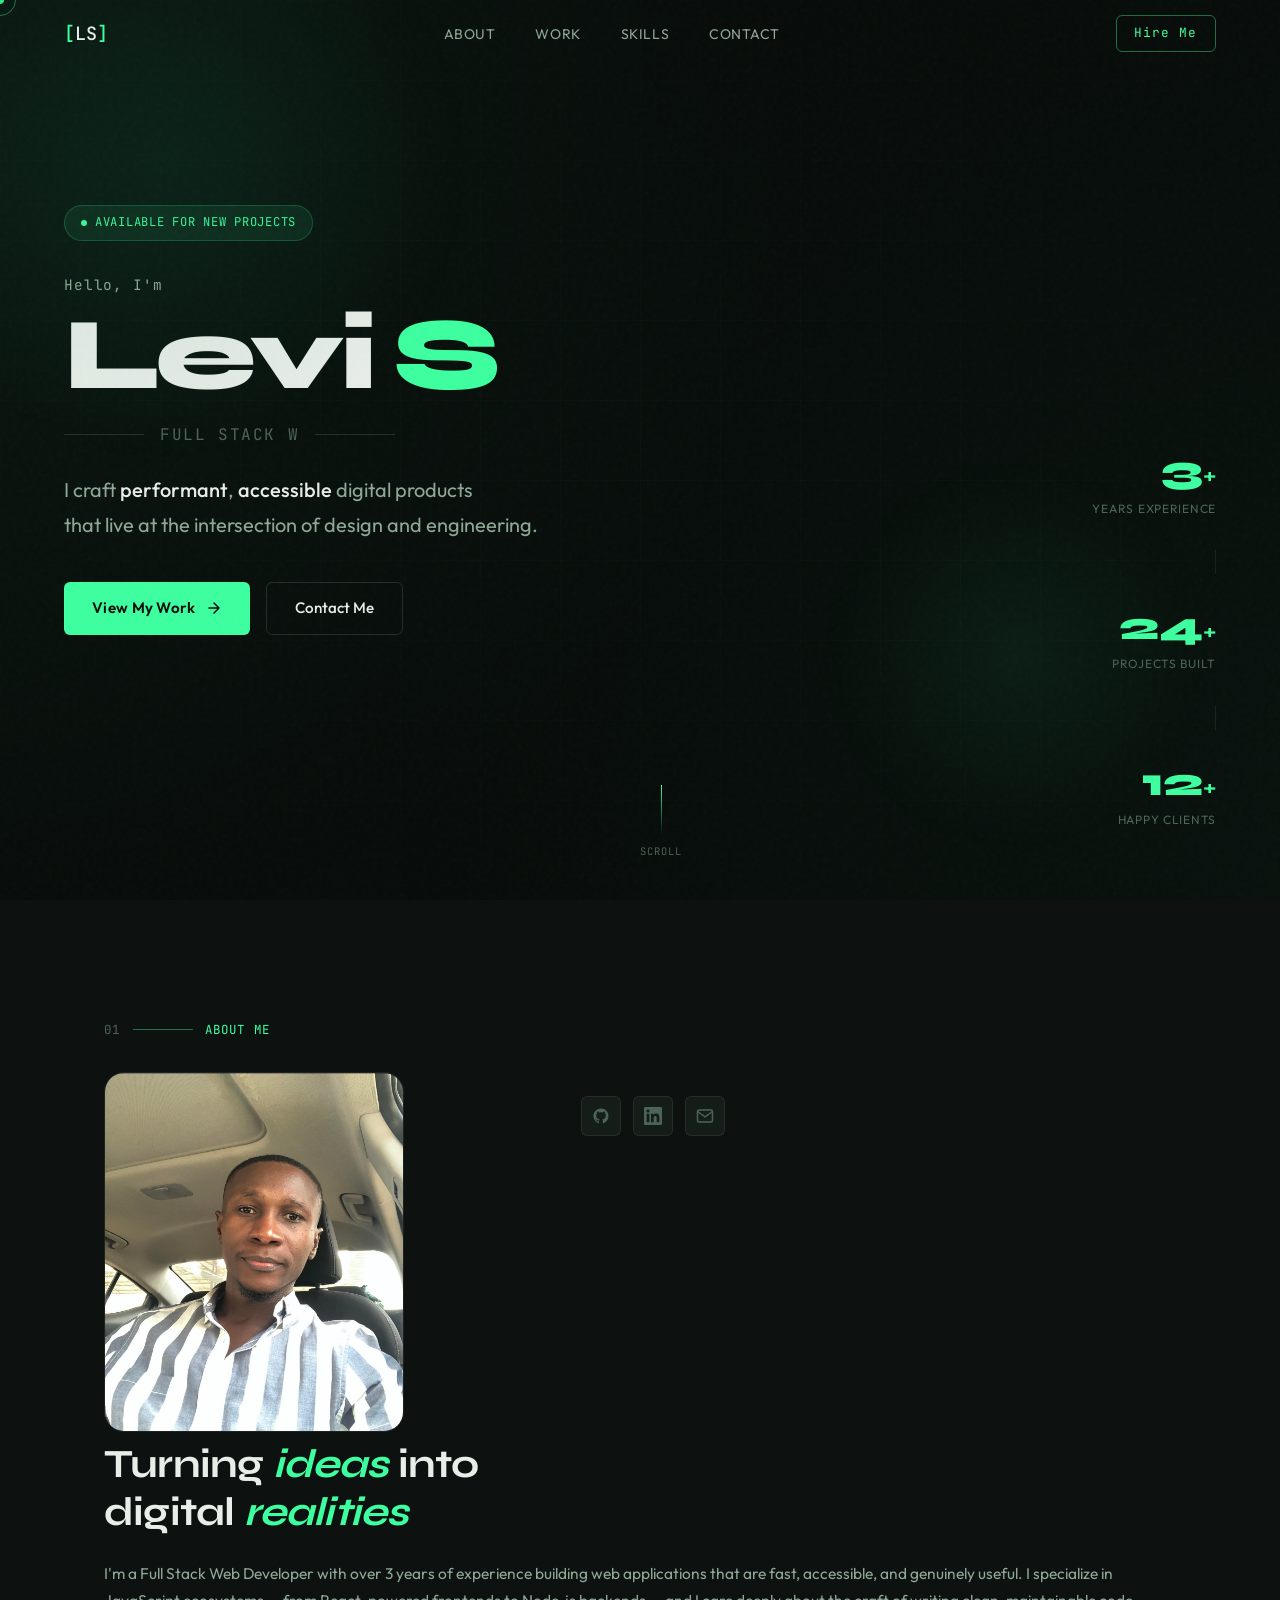
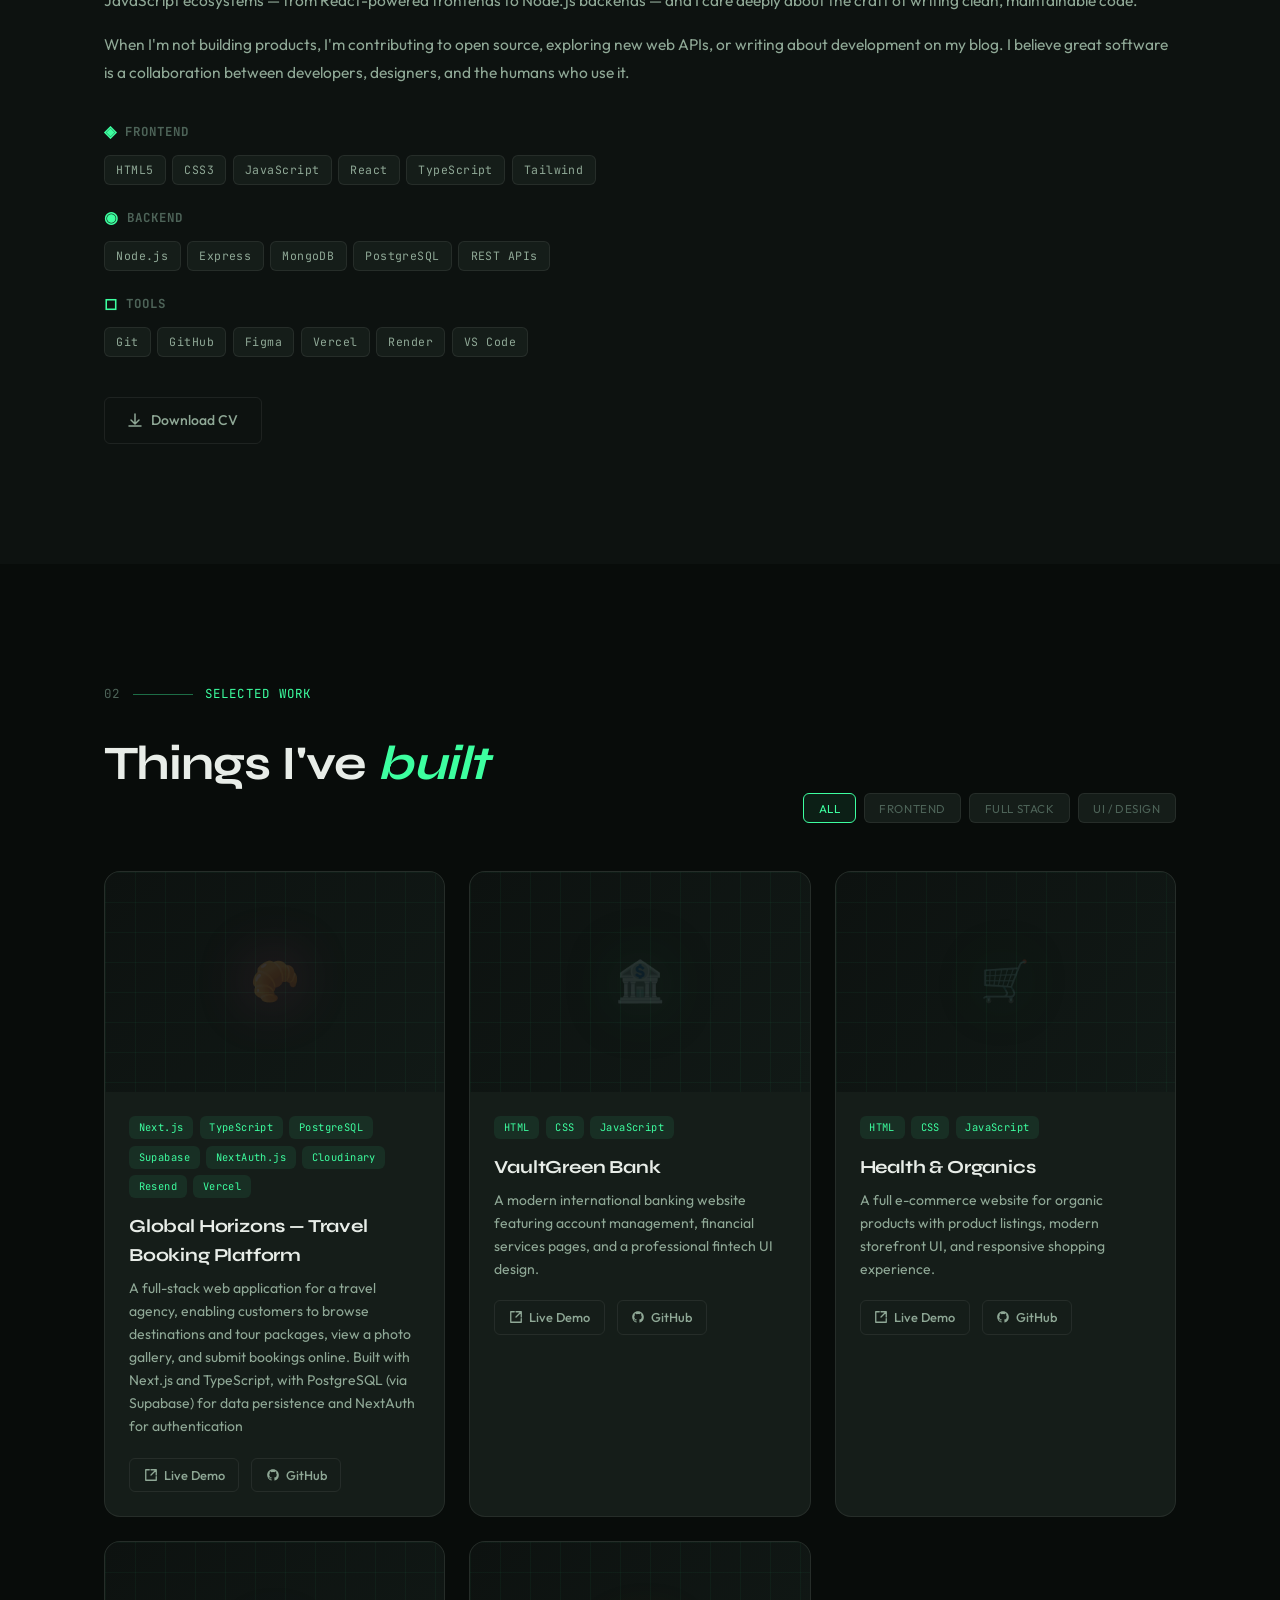
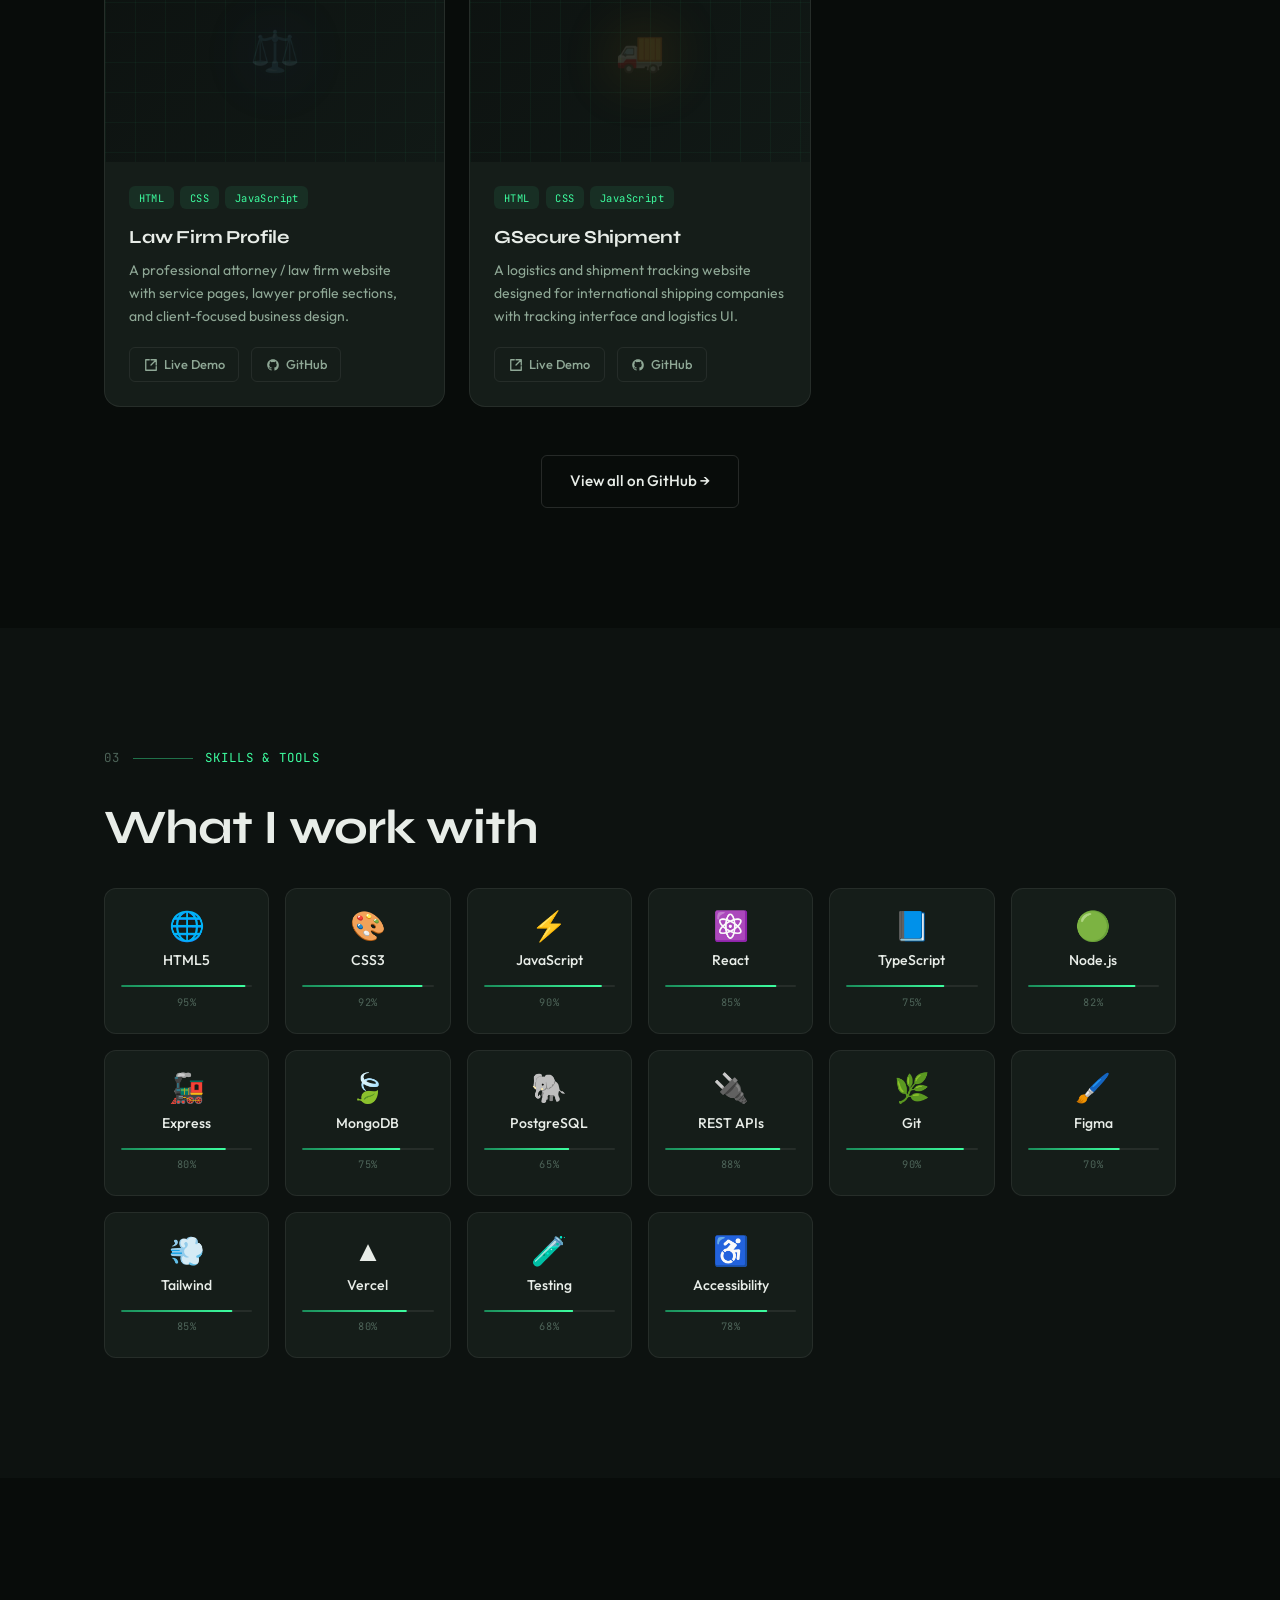
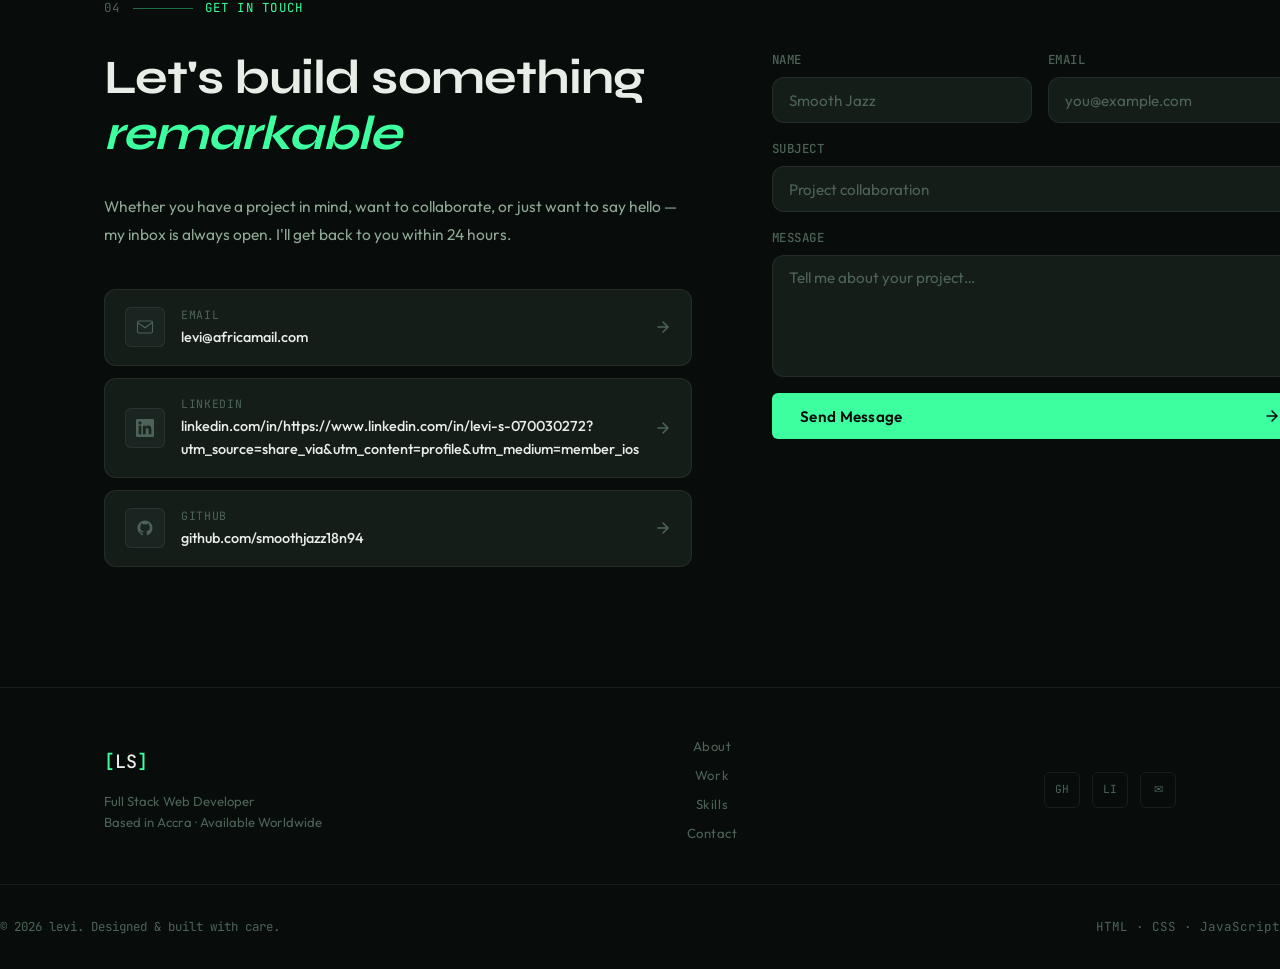
<file: index.html>
<!DOCTYPE html>
<html lang="en">
<head>
  <meta charset="UTF-8" />
  <meta name="viewport" content="width=device-width, initial-scale=1.0" />
  <title>Levi — Full Stack Web Developer</title>
  <meta name="description" content="Full Stack Web Developer specializing in building exceptional digital experiences. Based in Accra, available worldwide." />
  <meta name="keywords" content="web developer, full stack, React, Node.js, JavaScript, portfolio" />
  <meta property="og:title" content="Levi — Full Stack Developer" />
  <meta property="og:description" content="Building exceptional digital experiences with modern technologies." />
  <meta property="og:type" content="website" />
  <link rel="preconnect" href="https://fonts.googleapis.com">
  <link rel="preconnect" href="https://fonts.gstatic.com" crossorigin>
  <link href="https://fonts.googleapis.com/css2?family=Syne:wght@400;500;600;700;800&family=Outfit:wght@300;400;500;600&family=JetBrains+Mono:wght@400;500&display=swap" rel="stylesheet">
  <link rel="stylesheet" href="style.css" />
</head>
<body>

  <!-- CUSTOM CURSOR -->
  <div class="cursor" id="cursor"></div>
  <div class="cursor-follower" id="cursorFollower"></div>

  <!-- NOISE OVERLAY -->
  <div class="noise"></div>

  <!-- ══════════════════════════════════════
       NAVIGATION
  ══════════════════════════════════════ -->
  <nav class="nav" id="nav">
    <a href="#hero" class="nav-logo">
      <span class="logo-bracket">[</span>LS<span class="logo-bracket">]</span>
    </a>
    <ul class="nav-links">
      <li><a href="#about"   class="nav-link" data-text="About">About</a></li>
      <li><a href="#projects" class="nav-link" data-text="Work">Work</a></li>
      <li><a href="#skills"  class="nav-link" data-text="Skills">Skills</a></li>
      <li><a href="#contact" class="nav-link" data-text="Contact">Contact</a></li>
    </ul>
    <a href="#contact" class="nav-cta">Hire Me</a>
    <button class="hamburger" id="hamburger" aria-label="Menu">
      <span></span><span></span>
    </button>
  </nav>

  <!-- MOBILE MENU -->
  <div class="mob-nav" id="mobNav">
    <a href="#about"    class="mob-link" onclick="closeMob()"><span>01</span>About</a>
    <a href="#projects" class="mob-link" onclick="closeMob()"><span>02</span>Work</a>
    <a href="#skills"   class="mob-link" onclick="closeMob()"><span>03</span>Skills</a>
    <a href="#contact"  class="mob-link" onclick="closeMob()"><span>04</span>Contact</a>
  </div>

  <!-- ══════════════════════════════════════
       HERO
  ══════════════════════════════════════ -->
  <section class="hero" id="hero">
    <!-- Grid background -->
    <div class="hero-grid"></div>

    <!-- Orb glow -->
    <div class="hero-orb orb-1"></div>
    <div class="hero-orb orb-2"></div>

    <!-- Status badge -->
    <div class="hero-badge reveal" data-delay="0">
      <span class="badge-dot"></span>
      Available for new projects
    </div>

    <!-- Main headline -->
    <div class="hero-headline">
      <p class="hero-greeting reveal" data-delay="100">Hello, I'm</p>
      <h1 class="hero-name">
        <span class="name-word reveal" data-delay="150">Levi</span>
        <span class="name-word reveal accent-text" data-delay="200">S</span>
      </h1>
      <div class="hero-title reveal" data-delay="280">
        <span class="title-line"></span>
        <p>Full Stack Web Developer</p>
        <span class="title-line"></span>
      </div>
    </div>

    <!-- Tagline -->
    <p class="hero-tagline reveal" data-delay="360">
      I craft <em>performant</em>, <em>accessible</em> digital products<br>
      that live at the intersection of design and engineering.
    </p>

    <!-- CTAs -->
    <div class="hero-actions reveal" data-delay="440">
      <a href="#projects" class="btn-primary">
        <span>View My Work</span>
        <svg width="16" height="16" viewBox="0 0 16 16" fill="none"><path d="M3 8h10M8 3l5 5-5 5" stroke="currentColor" stroke-width="1.5" stroke-linecap="round" stroke-linejoin="round"/></svg>
      </a>
      <a href="#contact" class="btn-ghost">Contact Me</a>
    </div>

    <!-- Scroll indicator -->
    <div class="scroll-indicator reveal" data-delay="560">
      <div class="scroll-line"></div>
      <span>Scroll</span>
    </div>

    <!-- Hero stats -->
    <div class="hero-stats reveal" data-delay="380">
      <div class="stat">
        <span class="stat-num" data-count="3">0</span><span class="stat-suf">+</span>
        <p>Years Experience</p>
      </div>
      <div class="stat-divider"></div>
      <div class="stat">
        <span class="stat-num" data-count="24">0</span><span class="stat-suf">+</span>
        <p>Projects Built</p>
      </div>
      <div class="stat-divider"></div>
      <div class="stat">
        <span class="stat-num" data-count="12">0</span><span class="stat-suf">+</span>
        <p>Happy Clients</p>
      </div>
    </div>
  </section>

  <!-- ══════════════════════════════════════
       ABOUT
  ══════════════════════════════════════ -->
  <section class="section about" id="about">
    <div class="container">
      <div class="section-label reveal">
        <span class="label-num">01</span>
        <span class="label-line"></span>
        <span>About Me</span>
      </div>

      <div class="about-grid">
        <!-- Left: Image column -->
        <div class="about-visual reveal-left">
          <div class="about-img-wrap">
            <div class="about-img-frame">
              <!-- Avatar placeholder — replace src with your photo -->
              <img src="/unnamed.jpg" alt="Levi" class="avatar-img">
                <div class="avatar-ring r1"></div>
                <div class="avatar-ring r2"></div>
              </div>
            </div>
            <div class="about-img-decoration"></div>
          </div>
          <!-- Social links -->
          <div class="about-socials">
            <a href="https://github.com/smoothjazz18n94" target="_blank" rel="noopener" class="social-link" aria-label="GitHub">
              <svg viewBox="0 0 24 24" fill="currentColor"><path d="M12 2C6.477 2 2 6.484 2 12.017c0 4.425 2.865 8.18 6.839 9.504.5.092.682-.217.682-.483 0-.237-.008-.868-.013-1.703-2.782.605-3.369-1.343-3.369-1.343-.454-1.158-1.11-1.466-1.11-1.466-.908-.62.069-.608.069-.608 1.003.07 1.531 1.032 1.531 1.032.892 1.53 2.341 1.088 2.91.832.092-.647.35-1.088.636-1.338-2.22-.253-4.555-1.113-4.555-4.951 0-1.093.39-1.988 1.029-2.688-.103-.253-.446-1.272.098-2.65 0 0 .84-.27 2.75 1.026A9.564 9.564 0 0112 6.844c.85.004 1.705.115 2.504.337 1.909-1.296 2.747-1.027 2.747-1.027.546 1.379.202 2.398.1 2.651.64.7 1.028 1.595 1.028 2.688 0 3.848-2.339 4.695-4.566 4.943.359.309.678.92.678 1.855 0 1.338-.012 2.419-.012 2.747 0 .268.18.58.688.482A10.019 10.019 0 0022 12.017C22 6.484 17.522 2 12 2z"/></svg>
            </a>
            <a href="linkedin" target="_blank" rel="noopener" class="social-link" aria-label="LinkedIn">
              <svg viewBox="0 0 24 24" fill="currentColor"><path d="M20.447 20.452h-3.554v-5.569c0-1.328-.027-3.037-1.852-3.037-1.853 0-2.136 1.445-2.136 2.939v5.667H9.351V9h3.414v1.561h.046c.477-.9 1.637-1.85 3.37-1.85 3.601 0 4.267 2.37 4.267 5.455v6.286zM5.337 7.433c-1.144 0-2.063-.926-2.063-2.065 0-1.138.92-2.063 2.063-2.063 1.14 0 2.064.925 2.064 2.063 0 1.139-.925 2.065-2.064 2.065zm1.782 13.019H3.555V9h3.564v11.452zM22.225 0H1.771C.792 0 0 .774 0 1.729v20.542C0 23.227.792 24 1.771 24h20.451C23.2 24 24 23.227 24 22.271V1.729C24 .774 23.2 0 22.222 0h.003z"/></svg>
            </a>
            <a href="mailto:levi@africamail.com" class="social-link" aria-label="Email">
              <svg viewBox="0 0 24 24" fill="none" stroke="currentColor" stroke-width="2"><path d="M4 4h16c1.1 0 2 .9 2 2v12c0 1.1-.9 2-2 2H4c-1.1 0-2-.9-2-2V6c0-1.1.9-2 2-2z"/><polyline points="22,6 12,13 2,6"/></svg>
            </a>
          </div>
        </div>

        <!-- Right: Bio + skills -->
        <div class="about-content reveal-right">
          <h2 class="about-heading">
            Turning <em>ideas</em> into<br>digital <em>realities</em>
          </h2>

          <div class="about-bio">
            <p>I'm a Full Stack Web Developer with over 3 years of experience building web applications that are fast, accessible, and genuinely useful. I specialize in JavaScript ecosystems — from React-powered frontends to Node.js backends — and I care deeply about the craft of writing clean, maintainable code.</p>
            <p>When I'm not building products, I'm contributing to open source, exploring new web APIs, or writing about development on my blog. I believe great software is a collaboration between developers, designers, and the humans who use it.</p>
          </div>

          <!-- Tech categories -->
          <div class="tech-categories">
            <div class="tech-cat">
              <h4><span class="cat-icon">◈</span> Frontend</h4>
              <div class="tech-tags">
                <span class="tag">HTML5</span>
                <span class="tag">CSS3</span>
                <span class="tag">JavaScript</span>
                <span class="tag">React</span>
                <span class="tag">TypeScript</span>
                <span class="tag">Tailwind</span>
              </div>
            </div>
            <div class="tech-cat">
              <h4><span class="cat-icon">◉</span> Backend</h4>
              <div class="tech-tags">
                <span class="tag">Node.js</span>
                <span class="tag">Express</span>
                <span class="tag">MongoDB</span>
                <span class="tag">PostgreSQL</span>
                <span class="tag">REST APIs</span>
              </div>
            </div>
            <div class="tech-cat">
              <h4><span class="cat-icon">◻</span> Tools</h4>
              <div class="tech-tags">
                <span class="tag">Git</span>
                <span class="tag">GitHub</span>
                <span class="tag">Figma</span>
                <span class="tag">Vercel</span>
                <span class="tag">Render</span>
                <span class="tag">VS Code</span>
              </div>
            </div>
          </div>

          <a href="#" class="btn-outline download-cv" download>
            <svg width="16" height="16" viewBox="0 0 16 16" fill="none"><path d="M8 1v9M4 7l4 4 4-4M2 13h12" stroke="currentColor" stroke-width="1.5" stroke-linecap="round" stroke-linejoin="round"/></svg>
            Download CV
          </a>
        </div>
      </div>
    </div>
  </section>

  <!-- ══════════════════════════════════════
       PROJECTS
  ══════════════════════════════════════ -->
  <section class="section projects" id="projects">
    <div class="container">
      <div class="section-label reveal">
        <span class="label-num">02</span>
        <span class="label-line"></span>
        <span>Selected Work</span>
      </div>

      <div class="projects-header">
        <h2 class="section-title reveal">
          Things I've <em>built</em>
        </h2>
        <!-- Filter -->
        <div class="project-filters reveal" data-delay="100">
          <button class="filter-btn active" data-filter="all">All</button>
          <button class="filter-btn" data-filter="frontend">Frontend</button>
          <button class="filter-btn" data-filter="fullstack">Full Stack</button>
          <button class="filter-btn" data-filter="ui">UI / Design</button>
        </div>
      </div>

      <!-- Projects grid — rendered by JS -->
      <div class="projects-grid" id="projectsGrid"></div>

      <div class="projects-more reveal">
        <a href="https://github.com" target="_blank" rel="noopener" class="btn-ghost">
          View all on GitHub →
        </a>
      </div>
    </div>
  </section>

  <!-- ══════════════════════════════════════
       SKILLS
  ══════════════════════════════════════ -->
  <section class="section skills" id="skills">
    <div class="container">
      <div class="section-label reveal">
        <span class="label-num">03</span>
        <span class="label-line"></span>
        <span>Skills & Tools</span>
      </div>

      <h2 class="section-title reveal">What I work with</h2>

      <div class="skills-grid" id="skillsGrid"></div>
    </div>
  </section>

  <!-- ══════════════════════════════════════
       CONTACT
  ══════════════════════════════════════ -->
  <section class="section contact" id="contact">
    <div class="container">
      <div class="section-label reveal">
        <span class="label-num">04</span>
        <span class="label-line"></span>
        <span>Get In Touch</span>
      </div>

      <div class="contact-grid">
        <!-- Left -->
        <div class="contact-left reveal-left">
          <h2 class="section-title">
            Let's build something <em>remarkable</em>
          </h2>
          <p class="contact-desc">
            Whether you have a project in mind, want to collaborate, or just want to say hello — my inbox is always open. I'll get back to you within 24 hours.
          </p>

          <div class="contact-methods">
            <a href="mailto:levi@africamail.com" class="contact-method">
              <div class="cm-icon">
                <svg viewBox="0 0 24 24" fill="none" stroke="currentColor" stroke-width="1.5"><path d="M4 4h16c1.1 0 2 .9 2 2v12c0 1.1-.9 2-2 2H4c-1.1 0-2-.9-2-2V6c0-1.1.9-2 2-2z"/><polyline points="22,6 12,13 2,6"/></svg>
              </div>
              <div>
                <span class="cm-label">Email</span>
                <span class="cm-value">levi@africamail.com</span>
              </div>
              <svg class="cm-arrow" width="16" height="16" viewBox="0 0 16 16" fill="none"><path d="M3 8h10M8 3l5 5-5 5" stroke="currentColor" stroke-width="1.5" stroke-linecap="round"/></svg>
            </a>

            <a href="https://linkedin.com" target="_blank" rel="noopener" class="contact-method">
              <div class="cm-icon">
                <svg viewBox="0 0 24 24" fill="currentColor"><path d="M20.447 20.452h-3.554v-5.569c0-1.328-.027-3.037-1.852-3.037-1.853 0-2.136 1.445-2.136 2.939v5.667H9.351V9h3.414v1.561h.046c.477-.9 1.637-1.85 3.37-1.85 3.601 0 4.267 2.37 4.267 5.455v6.286zM5.337 7.433c-1.144 0-2.063-.926-2.063-2.065 0-1.138.92-2.063 2.063-2.063 1.14 0 2.064.925 2.064 2.063 0 1.139-.925 2.065-2.064 2.065zm1.782 13.019H3.555V9h3.564v11.452zM22.225 0H1.771C.792 0 0 .774 0 1.729v20.542C0 23.227.792 24 1.771 24h20.451C23.2 24 24 23.227 24 22.271V1.729C24 .774 23.2 0 22.222 0h.003z"/></svg>
              </div>
              <div>
                <span class="cm-label">LinkedIn</span>
                <span class="cm-value"><linkedin class="com">
                <span class="cm-value">linkedin.com/in/https://www.linkedin.com/in/levi-s-070030272?utm_source=share_via&utm_content=profile&utm_medium=member_ios</span>
              </div>
              <svg class="cm-arrow" width="16" height="16" viewBox="0 0 16 16" fill="none"><path d="M3 8h10M8 3l5 5-5 5" stroke="currentColor" stroke-width="1.5" stroke-linecap="round"/></svg>
            </a>

            <a href="https://github.com" target="_blank" rel="noopener" class="contact-method">
              <div class="cm-icon">
                <svg viewBox="0 0 24 24" fill="currentColor"><path d="M12 2C6.477 2 2 6.484 2 12.017c0 4.425 2.865 8.18 6.839 9.504.5.092.682-.217.682-.483 0-.237-.008-.868-.013-1.703-2.782.605-3.369-1.343-3.369-1.343-.454-1.158-1.11-1.466-1.11-1.466-.908-.62.069-.608.069-.608 1.003.07 1.531 1.032 1.531 1.032.892 1.53 2.341 1.088 2.91.832.092-.647.35-1.088.636-1.338-2.22-.253-4.555-1.113-4.555-4.951 0-1.093.39-1.988 1.029-2.688-.103-.253-.446-1.272.098-2.65 0 0 .84-.27 2.75 1.026A9.564 9.564 0 0112 6.844c.85.004 1.705.115 2.504.337 1.909-1.296 2.747-1.027 2.747-1.027.546 1.379.202 2.398.1 2.651.64.7 1.028 1.595 1.028 2.688 0 3.848-2.339 4.695-4.566 4.943.359.309.678.92.678 1.855 0 1.338-.012 2.419-.012 2.747 0 .268.18.58.688.482A10.019 10.019 0 0022 12.017C22 6.484 17.522 2 12 2z"/></svg>
              </div>
              <div>
                <span class="cm-label">GitHub</span>
                <span class="cm-value">github.com/smoothjazz18n94</span>
              </div>
              <svg class="cm-arrow" width="16" height="16" viewBox="0 0 16 16" fill="none"><path d="M3 8h10M8 3l5 5-5 5" stroke="currentColor" stroke-width="1.5" stroke-linecap="round"/></svg>
            </a>
          </div>
        </div>

        <!-- Right: Form -->
        <div class="contact-form-wrap reveal-right">
          <form class="contact-form" id="contactForm" onsubmit="handleSubmit(event)">
            <div class="form-row">
              <div class="form-field">
                <label for="cName">Name</label>
                <input type="text" id="cName" name="name" placeholder="Smooth Jazz" required autocomplete="name"/>
              </div>
              <div class="form-field">
                <label for="cEmail">Email</label>
                <input type="email" id="cEmail" name="email" placeholder="you@example.com" required autocomplete="email"/>
              </div>
            </div>
            <div class="form-field">
              <label for="cSubject">Subject</label>
              <input type="text" id="cSubject" name="subject" placeholder="Project collaboration"/>
            </div>
            <div class="form-field">
              <label for="cMsg">Message</label>
              <textarea id="cMsg" name="message" placeholder="Tell me about your project…" rows="5" required></textarea>
            </div>
            <button type="submit" class="btn-primary form-submit" id="formBtn">
              <span id="formBtnText">Send Message</span>
              <svg width="16" height="16" viewBox="0 0 16 16" fill="none"><path d="M3 8h10M8 3l5 5-5 5" stroke="currentColor" stroke-width="1.5" stroke-linecap="round" stroke-linejoin="round"/></svg>
            </button>
            <div id="formSuccess" class="form-success" hidden>
              ✅ Message sent! I'll get back to you within 24 hours.
            </div>
          </form>
        </div>
      </div>
    </div>
  </section>

  <!-- ══════════════════════════════════════
       FOOTER
  ══════════════════════════════════════ -->
  <footer class="footer">
    <div class="container footer-inner">
      <div class="footer-left">
        <a href="#hero" class="nav-logo footer-logo">
          <span class="logo-bracket">[</span>LS<span class="logo-bracket">]</span>
        </a>
        <p>Full Stack Web Developer<br>Based in Accra · Available Worldwide</p>
      </div>
      <div class="footer-mid">
        <a href="#about">About</a>
        <a href="#projects">Work</a>
        <a href="#skills">Skills</a>
        <a href="#contact">Contact</a>
      </div>
      <div class="footer-right">
        <a href="https://github.com"   target="_blank" rel="noopener" aria-label="GitHub">GH</a>
        <a href="https://linkedin.com" target="_blank" rel="noopener" aria-label="LinkedIn">LI</a>
        <a href="mailto:levi@africamail.com" aria-label="Email">✉</a>
      </div>
    </div>
    <div class="footer-bottom">
      <p>© <span id="year"></span> levi. Designed & built with care.</p>
      <p class="footer-tech">HTML · CSS · JavaScript</p>
    </div>
  </footer>

  <script src="script.js"></script>
</body>
</file>
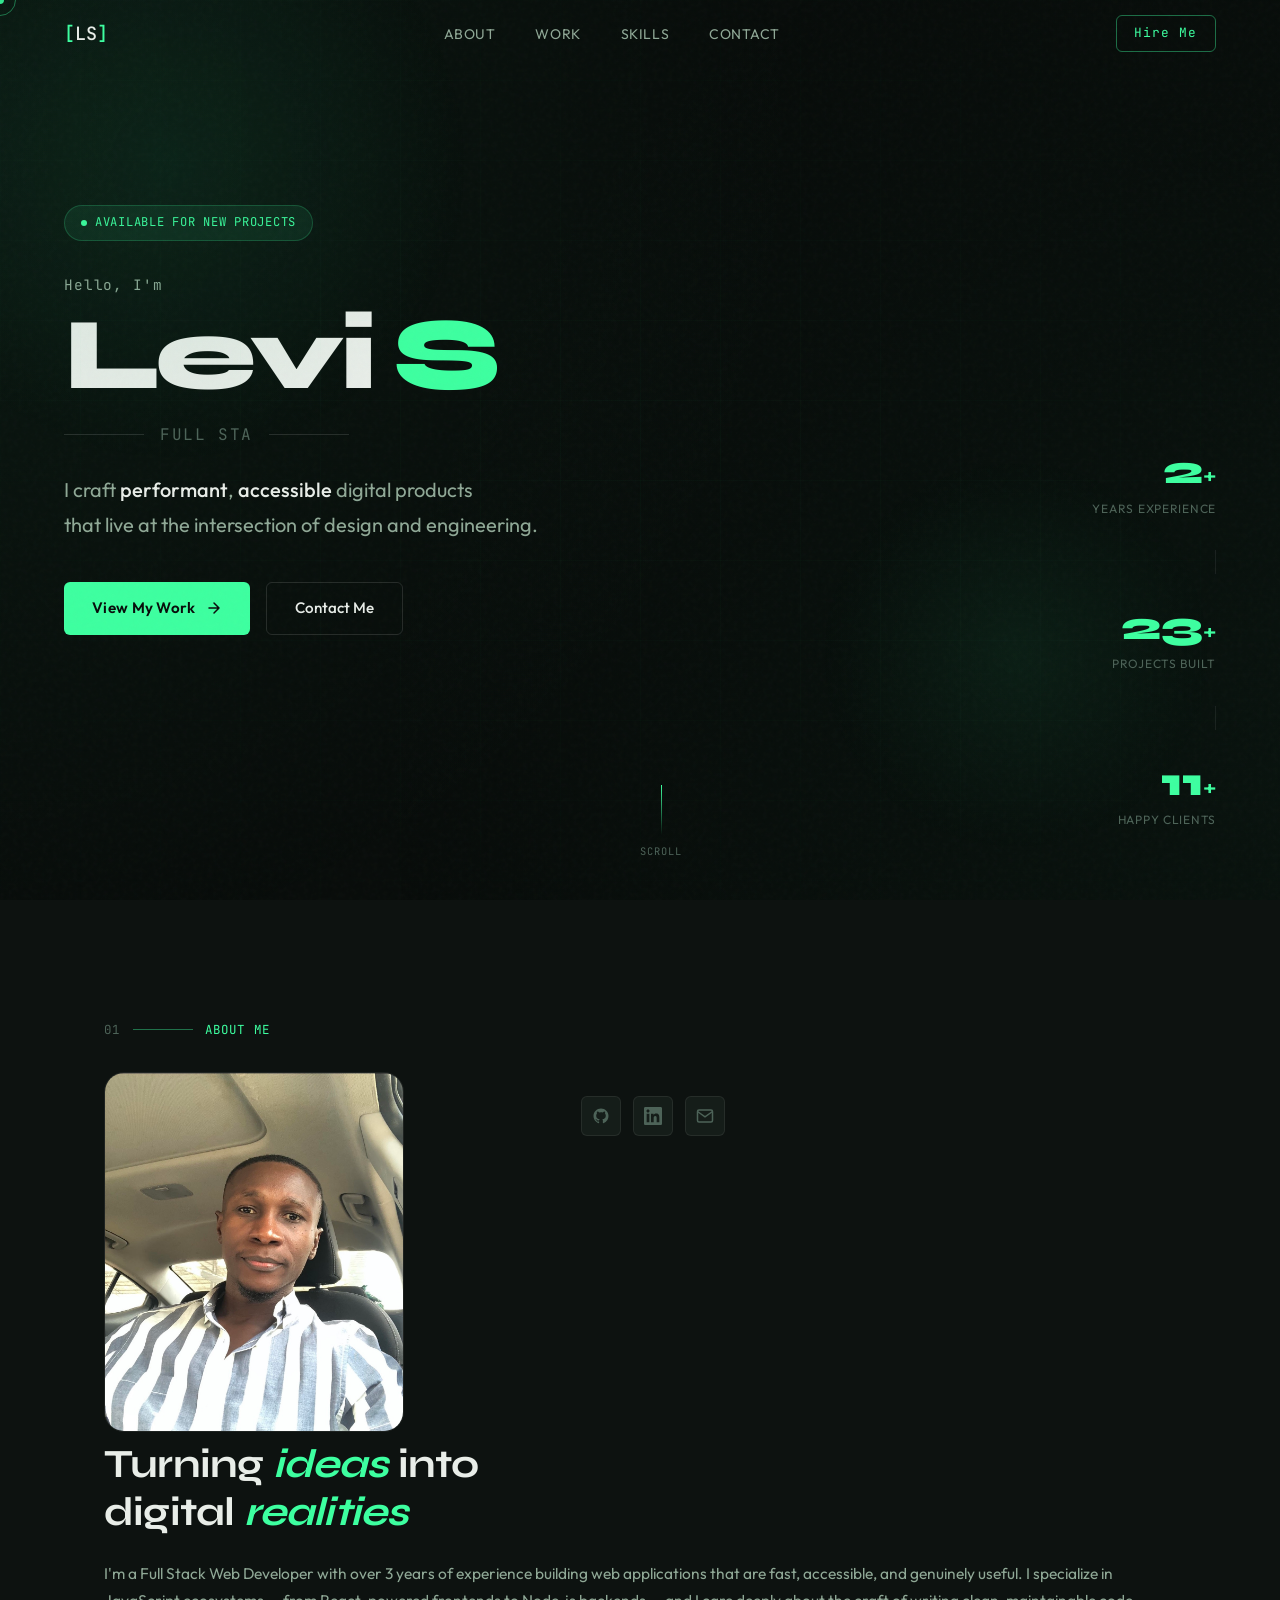
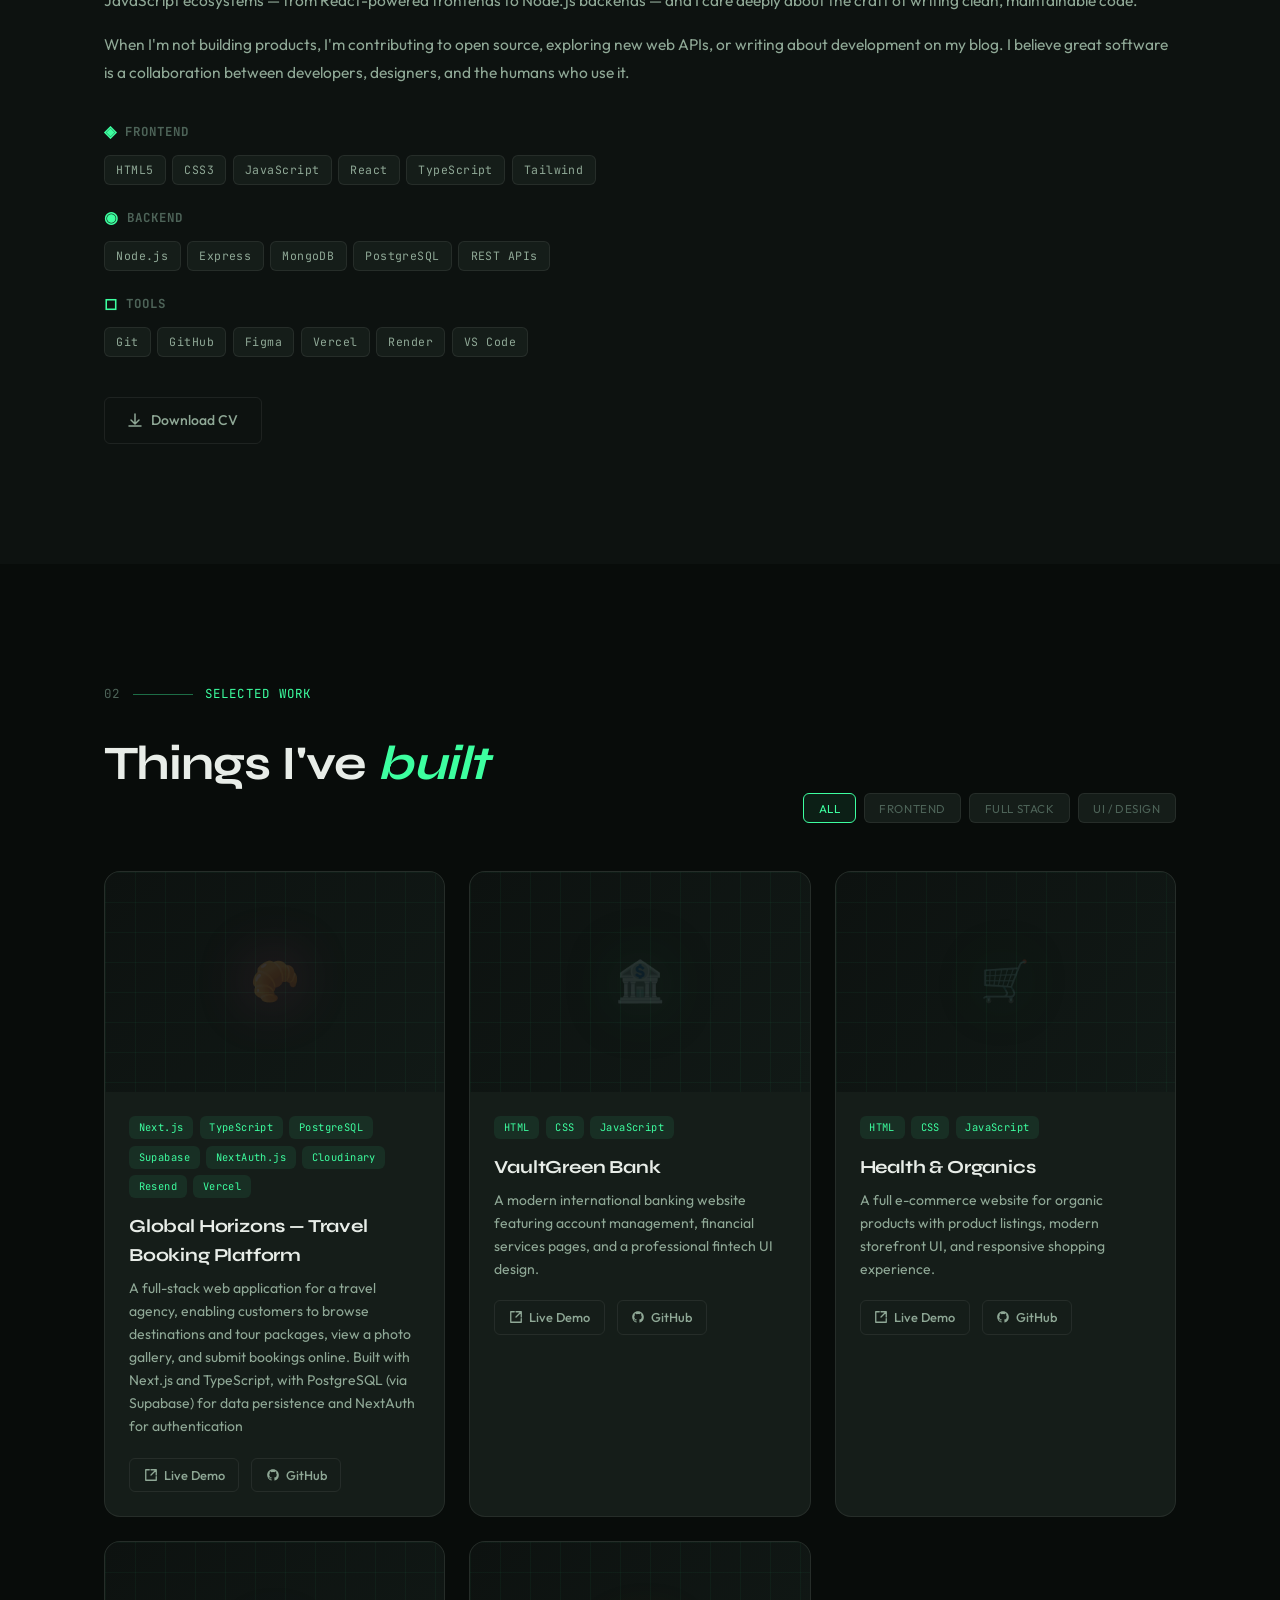
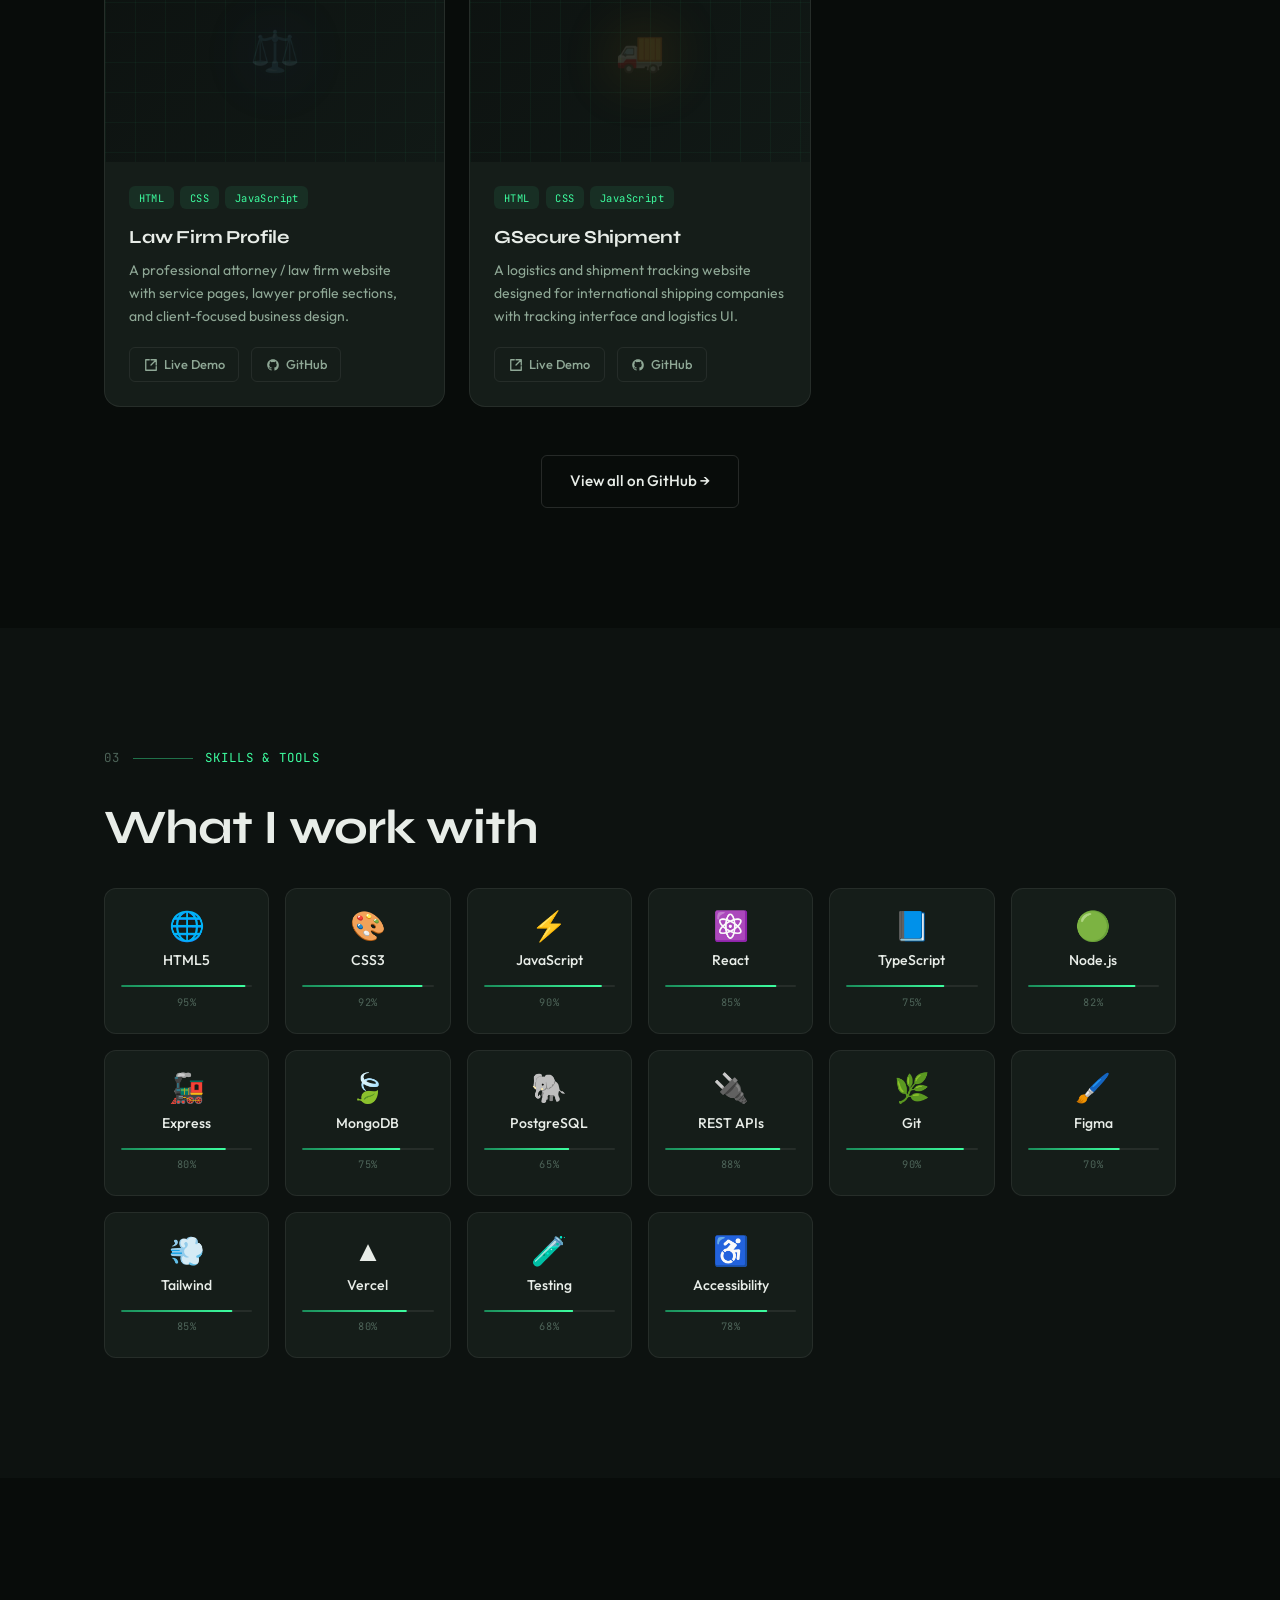
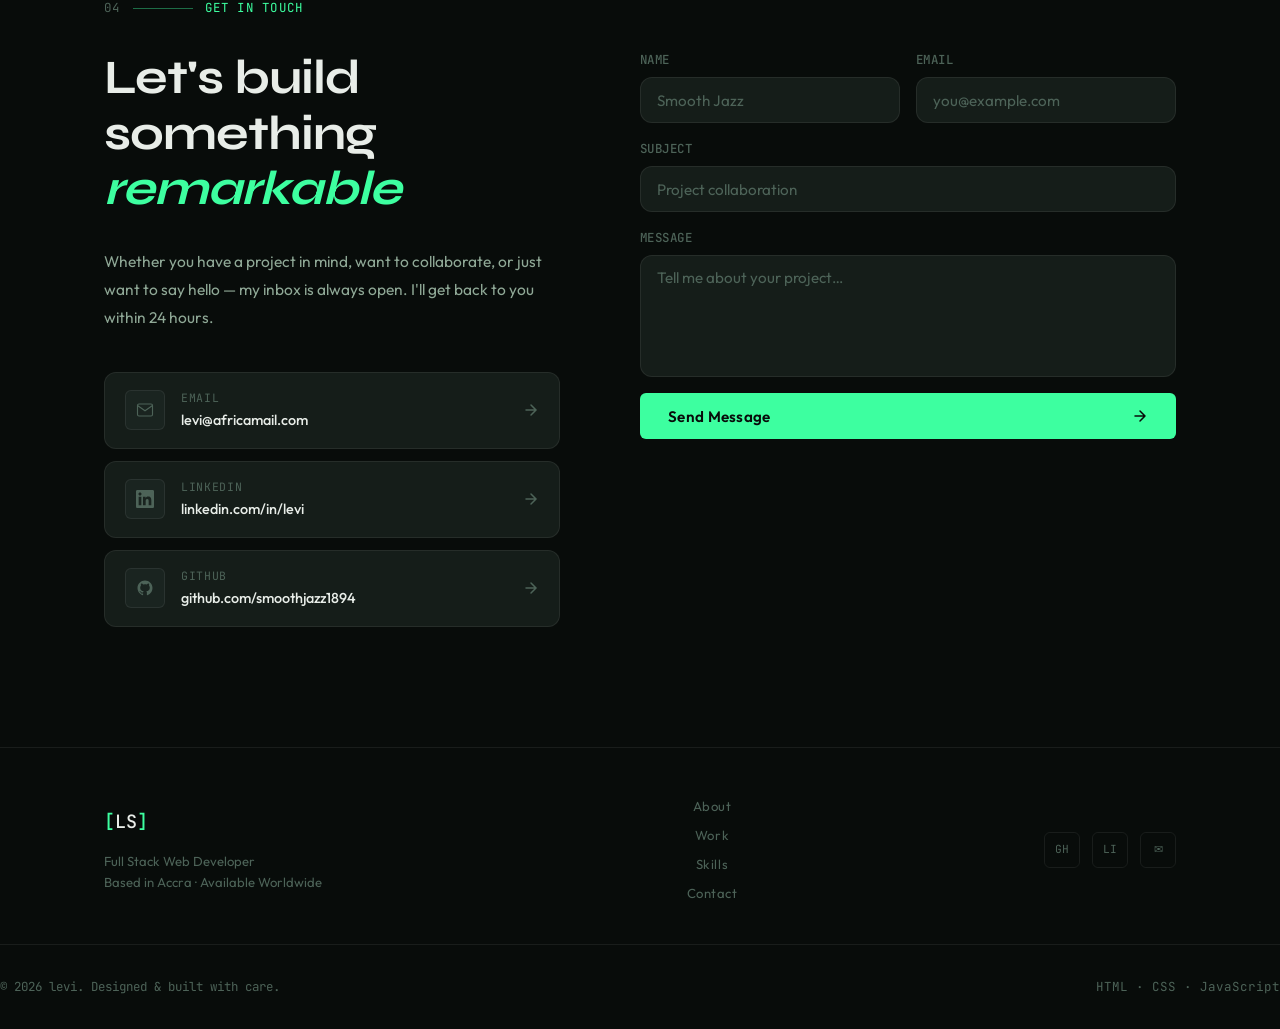
<file: Personal/index.html>
<!DOCTYPE html>
<html lang="en">
<head>
  <meta charset="UTF-8" />
  <meta name="viewport" content="width=device-width, initial-scale=1.0" />
  <title>Levi — Full Stack Web Developer</title>
  <meta name="description" content="Full Stack Web Developer specializing in building exceptional digital experiences. Based in Accra, available worldwide." />
  <meta name="keywords" content="web developer, full stack, React, Node.js, JavaScript, portfolio" />
  <meta property="og:title" content="Levi — Full Stack Developer" />
  <meta property="og:description" content="Building exceptional digital experiences with modern technologies." />
  <meta property="og:type" content="website" />
  <link rel="preconnect" href="https://fonts.googleapis.com">
  <link rel="preconnect" href="https://fonts.gstatic.com" crossorigin>
  <link href="https://fonts.googleapis.com/css2?family=Syne:wght@400;500;600;700;800&family=Outfit:wght@300;400;500;600&family=JetBrains+Mono:wght@400;500&display=swap" rel="stylesheet">
  <link rel="stylesheet" href="style.css" />
</head>
<body>

  <!-- CUSTOM CURSOR -->
  <div class="cursor" id="cursor"></div>
  <div class="cursor-follower" id="cursorFollower"></div>

  <!-- NOISE OVERLAY -->
  <div class="noise"></div>

  <!-- ══════════════════════════════════════
       NAVIGATION
  ══════════════════════════════════════ -->
  <nav class="nav" id="nav">
    <a href="#hero" class="nav-logo">
      <span class="logo-bracket">[</span>LS<span class="logo-bracket">]</span>
    </a>
    <ul class="nav-links">
      <li><a href="#about"   class="nav-link" data-text="About">About</a></li>
      <li><a href="#projects" class="nav-link" data-text="Work">Work</a></li>
      <li><a href="#skills"  class="nav-link" data-text="Skills">Skills</a></li>
      <li><a href="#contact" class="nav-link" data-text="Contact">Contact</a></li>
    </ul>
    <a href="#contact" class="nav-cta">Hire Me</a>
    <button class="hamburger" id="hamburger" aria-label="Menu">
      <span></span><span></span>
    </button>
  </nav>

  <!-- MOBILE MENU -->
  <div class="mob-nav" id="mobNav">
    <a href="#about"    class="mob-link" onclick="closeMob()"><span>01</span>About</a>
    <a href="#projects" class="mob-link" onclick="closeMob()"><span>02</span>Work</a>
    <a href="#skills"   class="mob-link" onclick="closeMob()"><span>03</span>Skills</a>
    <a href="#contact"  class="mob-link" onclick="closeMob()"><span>04</span>Contact</a>
  </div>

  <!-- ══════════════════════════════════════
       HERO
  ══════════════════════════════════════ -->
  <section class="hero" id="hero">
    <!-- Grid background -->
    <div class="hero-grid"></div>

    <!-- Orb glow -->
    <div class="hero-orb orb-1"></div>
    <div class="hero-orb orb-2"></div>

    <!-- Status badge -->
    <div class="hero-badge reveal" data-delay="0">
      <span class="badge-dot"></span>
      Available for new projects
    </div>

    <!-- Main headline -->
    <div class="hero-headline">
      <p class="hero-greeting reveal" data-delay="100">Hello, I'm</p>
      <h1 class="hero-name">
        <span class="name-word reveal" data-delay="150">Levi</span>
        <span class="name-word reveal accent-text" data-delay="200">S</span>
      </h1>
      <div class="hero-title reveal" data-delay="280">
        <span class="title-line"></span>
        <p>Full Stack Web Developer</p>
        <span class="title-line"></span>
      </div>
    </div>

    <!-- Tagline -->
    <p class="hero-tagline reveal" data-delay="360">
      I craft <em>performant</em>, <em>accessible</em> digital products<br>
      that live at the intersection of design and engineering.
    </p>

    <!-- CTAs -->
    <div class="hero-actions reveal" data-delay="440">
      <a href="#projects" class="btn-primary">
        <span>View My Work</span>
        <svg width="16" height="16" viewBox="0 0 16 16" fill="none"><path d="M3 8h10M8 3l5 5-5 5" stroke="currentColor" stroke-width="1.5" stroke-linecap="round" stroke-linejoin="round"/></svg>
      </a>
      <a href="#contact" class="btn-ghost">Contact Me</a>
    </div>

    <!-- Scroll indicator -->
    <div class="scroll-indicator reveal" data-delay="560">
      <div class="scroll-line"></div>
      <span>Scroll</span>
    </div>

    <!-- Hero stats -->
    <div class="hero-stats reveal" data-delay="380">
      <div class="stat">
        <span class="stat-num" data-count="3">0</span><span class="stat-suf">+</span>
        <p>Years Experience</p>
      </div>
      <div class="stat-divider"></div>
      <div class="stat">
        <span class="stat-num" data-count="24">0</span><span class="stat-suf">+</span>
        <p>Projects Built</p>
      </div>
      <div class="stat-divider"></div>
      <div class="stat">
        <span class="stat-num" data-count="12">0</span><span class="stat-suf">+</span>
        <p>Happy Clients</p>
      </div>
    </div>
  </section>

  <!-- ══════════════════════════════════════
       ABOUT
  ══════════════════════════════════════ -->
  <section class="section about" id="about">
    <div class="container">
      <div class="section-label reveal">
        <span class="label-num">01</span>
        <span class="label-line"></span>
        <span>About Me</span>
      </div>

      <div class="about-grid">
        <!-- Left: Image column -->
        <div class="about-visual reveal-left">
          <div class="about-img-wrap">
            <div class="about-img-frame">
              <!-- Avatar placeholder — replace src with your photo -->
              <img src="/unnamed.jpg" alt="Levi" class="avatar-img">
                <div class="avatar-ring r1"></div>
                <div class="avatar-ring r2"></div>
              </div>
            </div>
            <div class="about-img-decoration"></div>
          </div>
          <!-- Social links -->
          <div class="about-socials">
            <a href="https://github.com/smoothjazz18n94" target="_blank" rel="noopener" class="social-link" aria-label="GitHub">
              <svg viewBox="0 0 24 24" fill="currentColor"><path d="M12 2C6.477 2 2 6.484 2 12.017c0 4.425 2.865 8.18 6.839 9.504.5.092.682-.217.682-.483 0-.237-.008-.868-.013-1.703-2.782.605-3.369-1.343-3.369-1.343-.454-1.158-1.11-1.466-1.11-1.466-.908-.62.069-.608.069-.608 1.003.07 1.531 1.032 1.531 1.032.892 1.53 2.341 1.088 2.91.832.092-.647.35-1.088.636-1.338-2.22-.253-4.555-1.113-4.555-4.951 0-1.093.39-1.988 1.029-2.688-.103-.253-.446-1.272.098-2.65 0 0 .84-.27 2.75 1.026A9.564 9.564 0 0112 6.844c.85.004 1.705.115 2.504.337 1.909-1.296 2.747-1.027 2.747-1.027.546 1.379.202 2.398.1 2.651.64.7 1.028 1.595 1.028 2.688 0 3.848-2.339 4.695-4.566 4.943.359.309.678.92.678 1.855 0 1.338-.012 2.419-.012 2.747 0 .268.18.58.688.482A10.019 10.019 0 0022 12.017C22 6.484 17.522 2 12 2z"/></svg>
            </a>
            <a href="linkedin" target="_blank" rel="noopener" class="social-link" aria-label="LinkedIn">
              <svg viewBox="0 0 24 24" fill="currentColor"><path d="M20.447 20.452h-3.554v-5.569c0-1.328-.027-3.037-1.852-3.037-1.853 0-2.136 1.445-2.136 2.939v5.667H9.351V9h3.414v1.561h.046c.477-.9 1.637-1.85 3.37-1.85 3.601 0 4.267 2.37 4.267 5.455v6.286zM5.337 7.433c-1.144 0-2.063-.926-2.063-2.065 0-1.138.92-2.063 2.063-2.063 1.14 0 2.064.925 2.064 2.063 0 1.139-.925 2.065-2.064 2.065zm1.782 13.019H3.555V9h3.564v11.452zM22.225 0H1.771C.792 0 0 .774 0 1.729v20.542C0 23.227.792 24 1.771 24h20.451C23.2 24 24 23.227 24 22.271V1.729C24 .774 23.2 0 22.222 0h.003z"/></svg>
            </a>
            <a href="mailto:levi@africamail.com" class="social-link" aria-label="Email">
              <svg viewBox="0 0 24 24" fill="none" stroke="currentColor" stroke-width="2"><path d="M4 4h16c1.1 0 2 .9 2 2v12c0 1.1-.9 2-2 2H4c-1.1 0-2-.9-2-2V6c0-1.1.9-2 2-2z"/><polyline points="22,6 12,13 2,6"/></svg>
            </a>
          </div>
        </div>

        <!-- Right: Bio + skills -->
        <div class="about-content reveal-right">
          <h2 class="about-heading">
            Turning <em>ideas</em> into<br>digital <em>realities</em>
          </h2>

          <div class="about-bio">
            <p>I'm a Full Stack Web Developer with over 3 years of experience building web applications that are fast, accessible, and genuinely useful. I specialize in JavaScript ecosystems — from React-powered frontends to Node.js backends — and I care deeply about the craft of writing clean, maintainable code.</p>
            <p>When I'm not building products, I'm contributing to open source, exploring new web APIs, or writing about development on my blog. I believe great software is a collaboration between developers, designers, and the humans who use it.</p>
          </div>

          <!-- Tech categories -->
          <div class="tech-categories">
            <div class="tech-cat">
              <h4><span class="cat-icon">◈</span> Frontend</h4>
              <div class="tech-tags">
                <span class="tag">HTML5</span>
                <span class="tag">CSS3</span>
                <span class="tag">JavaScript</span>
                <span class="tag">React</span>
                <span class="tag">TypeScript</span>
                <span class="tag">Tailwind</span>
              </div>
            </div>
            <div class="tech-cat">
              <h4><span class="cat-icon">◉</span> Backend</h4>
              <div class="tech-tags">
                <span class="tag">Node.js</span>
                <span class="tag">Express</span>
                <span class="tag">MongoDB</span>
                <span class="tag">PostgreSQL</span>
                <span class="tag">REST APIs</span>
              </div>
            </div>
            <div class="tech-cat">
              <h4><span class="cat-icon">◻</span> Tools</h4>
              <div class="tech-tags">
                <span class="tag">Git</span>
                <span class="tag">GitHub</span>
                <span class="tag">Figma</span>
                <span class="tag">Vercel</span>
                <span class="tag">Render</span>
                <span class="tag">VS Code</span>
              </div>
            </div>
          </div>

          <a href="#" class="btn-outline download-cv" download>
            <svg width="16" height="16" viewBox="0 0 16 16" fill="none"><path d="M8 1v9M4 7l4 4 4-4M2 13h12" stroke="currentColor" stroke-width="1.5" stroke-linecap="round" stroke-linejoin="round"/></svg>
            Download CV
          </a>
        </div>
      </div>
    </div>
  </section>

  <!-- ══════════════════════════════════════
       PROJECTS
  ══════════════════════════════════════ -->
  <section class="section projects" id="projects">
    <div class="container">
      <div class="section-label reveal">
        <span class="label-num">02</span>
        <span class="label-line"></span>
        <span>Selected Work</span>
      </div>

      <div class="projects-header">
        <h2 class="section-title reveal">
          Things I've <em>built</em>
        </h2>
        <!-- Filter -->
        <div class="project-filters reveal" data-delay="100">
          <button class="filter-btn active" data-filter="all">All</button>
          <button class="filter-btn" data-filter="frontend">Frontend</button>
          <button class="filter-btn" data-filter="fullstack">Full Stack</button>
          <button class="filter-btn" data-filter="ui">UI / Design</button>
        </div>
      </div>

      <!-- Projects grid — rendered by JS -->
      <div class="projects-grid" id="projectsGrid"></div>

      <div class="projects-more reveal">
        <a href="https://github.com" target="_blank" rel="noopener" class="btn-ghost">
          View all on GitHub →
        </a>
      </div>
    </div>
  </section>

  <!-- ══════════════════════════════════════
       SKILLS
  ══════════════════════════════════════ -->
  <section class="section skills" id="skills">
    <div class="container">
      <div class="section-label reveal">
        <span class="label-num">03</span>
        <span class="label-line"></span>
        <span>Skills & Tools</span>
      </div>

      <h2 class="section-title reveal">What I work with</h2>

      <div class="skills-grid" id="skillsGrid"></div>
    </div>
  </section>

  <!-- ══════════════════════════════════════
       CONTACT
  ══════════════════════════════════════ -->
  <section class="section contact" id="contact">
    <div class="container">
      <div class="section-label reveal">
        <span class="label-num">04</span>
        <span class="label-line"></span>
        <span>Get In Touch</span>
      </div>

      <div class="contact-grid">
        <!-- Left -->
        <div class="contact-left reveal-left">
          <h2 class="section-title">
            Let's build something <em>remarkable</em>
          </h2>
          <p class="contact-desc">
            Whether you have a project in mind, want to collaborate, or just want to say hello — my inbox is always open. I'll get back to you within 24 hours.
          </p>

          <div class="contact-methods">
            <a href="mailto:alex@example.com" class="contact-method">
              <div class="cm-icon">
                <svg viewBox="0 0 24 24" fill="none" stroke="currentColor" stroke-width="1.5"><path d="M4 4h16c1.1 0 2 .9 2 2v12c0 1.1-.9 2-2 2H4c-1.1 0-2-.9-2-2V6c0-1.1.9-2 2-2z"/><polyline points="22,6 12,13 2,6"/></svg>
              </div>
              <div>
                <span class="cm-label">Email</span>
                <span class="cm-value">levi@africamail.com</span>
              </div>
              <svg class="cm-arrow" width="16" height="16" viewBox="0 0 16 16" fill="none"><path d="M3 8h10M8 3l5 5-5 5" stroke="currentColor" stroke-width="1.5" stroke-linecap="round"/></svg>
            </a>

            <a href="https://linkedin.com" target="_blank" rel="noopener" class="contact-method">
              <div class="cm-icon">
                <svg viewBox="0 0 24 24" fill="currentColor"><path d="M20.447 20.452h-3.554v-5.569c0-1.328-.027-3.037-1.852-3.037-1.853 0-2.136 1.445-2.136 2.939v5.667H9.351V9h3.414v1.561h.046c.477-.9 1.637-1.85 3.37-1.85 3.601 0 4.267 2.37 4.267 5.455v6.286zM5.337 7.433c-1.144 0-2.063-.926-2.063-2.065 0-1.138.92-2.063 2.063-2.063 1.14 0 2.064.925 2.064 2.063 0 1.139-.925 2.065-2.064 2.065zm1.782 13.019H3.555V9h3.564v11.452zM22.225 0H1.771C.792 0 0 .774 0 1.729v20.542C0 23.227.792 24 1.771 24h20.451C23.2 24 24 23.227 24 22.271V1.729C24 .774 23.2 0 22.222 0h.003z"/></svg>
              </div>
              <div>
                <span class="cm-label">LinkedIn</span>
                <span class="cm-value"><linkedin class="com">
                <span class="cm-value">linkedin.com/in/levi</span>
              </div>
              <svg class="cm-arrow" width="16" height="16" viewBox="0 0 16 16" fill="none"><path d="M3 8h10M8 3l5 5-5 5" stroke="currentColor" stroke-width="1.5" stroke-linecap="round"/></svg>
            </a>

            <a href="https://github.com" target="_blank" rel="noopener" class="contact-method">
              <div class="cm-icon">
                <svg viewBox="0 0 24 24" fill="currentColor"><path d="M12 2C6.477 2 2 6.484 2 12.017c0 4.425 2.865 8.18 6.839 9.504.5.092.682-.217.682-.483 0-.237-.008-.868-.013-1.703-2.782.605-3.369-1.343-3.369-1.343-.454-1.158-1.11-1.466-1.11-1.466-.908-.62.069-.608.069-.608 1.003.07 1.531 1.032 1.531 1.032.892 1.53 2.341 1.088 2.91.832.092-.647.35-1.088.636-1.338-2.22-.253-4.555-1.113-4.555-4.951 0-1.093.39-1.988 1.029-2.688-.103-.253-.446-1.272.098-2.65 0 0 .84-.27 2.75 1.026A9.564 9.564 0 0112 6.844c.85.004 1.705.115 2.504.337 1.909-1.296 2.747-1.027 2.747-1.027.546 1.379.202 2.398.1 2.651.64.7 1.028 1.595 1.028 2.688 0 3.848-2.339 4.695-4.566 4.943.359.309.678.92.678 1.855 0 1.338-.012 2.419-.012 2.747 0 .268.18.58.688.482A10.019 10.019 0 0022 12.017C22 6.484 17.522 2 12 2z"/></svg>
              </div>
              <div>
                <span class="cm-label">GitHub</span>
                <span class="cm-value">github.com/smoothjazz1894</span>
              </div>
              <svg class="cm-arrow" width="16" height="16" viewBox="0 0 16 16" fill="none"><path d="M3 8h10M8 3l5 5-5 5" stroke="currentColor" stroke-width="1.5" stroke-linecap="round"/></svg>
            </a>
          </div>
        </div>

        <!-- Right: Form -->
        <div class="contact-form-wrap reveal-right">
          <form class="contact-form" id="contactForm" onsubmit="handleSubmit(event)">
            <div class="form-row">
              <div class="form-field">
                <label for="cName">Name</label>
                <input type="text" id="cName" name="name" placeholder="Smooth Jazz" required autocomplete="name"/>
              </div>
              <div class="form-field">
                <label for="cEmail">Email</label>
                <input type="email" id="cEmail" name="email" placeholder="you@example.com" required autocomplete="email"/>
              </div>
            </div>
            <div class="form-field">
              <label for="cSubject">Subject</label>
              <input type="text" id="cSubject" name="subject" placeholder="Project collaboration"/>
            </div>
            <div class="form-field">
              <label for="cMsg">Message</label>
              <textarea id="cMsg" name="message" placeholder="Tell me about your project…" rows="5" required></textarea>
            </div>
            <button type="submit" class="btn-primary form-submit" id="formBtn">
              <span id="formBtnText">Send Message</span>
              <svg width="16" height="16" viewBox="0 0 16 16" fill="none"><path d="M3 8h10M8 3l5 5-5 5" stroke="currentColor" stroke-width="1.5" stroke-linecap="round" stroke-linejoin="round"/></svg>
            </button>
            <div id="formSuccess" class="form-success" hidden>
              ✅ Message sent! I'll get back to you within 24 hours.
            </div>
          </form>
        </div>
      </div>
    </div>
  </section>

  <!-- ══════════════════════════════════════
       FOOTER
  ══════════════════════════════════════ -->
  <footer class="footer">
    <div class="container footer-inner">
      <div class="footer-left">
        <a href="#hero" class="nav-logo footer-logo">
          <span class="logo-bracket">[</span>LS<span class="logo-bracket">]</span>
        </a>
        <p>Full Stack Web Developer<br>Based in Accra · Available Worldwide</p>
      </div>
      <div class="footer-mid">
        <a href="#about">About</a>
        <a href="#projects">Work</a>
        <a href="#skills">Skills</a>
        <a href="#contact">Contact</a>
      </div>
      <div class="footer-right">
        <a href="https://github.com"   target="_blank" rel="noopener" aria-label="GitHub">GH</a>
        <a href="https://linkedin.com" target="_blank" rel="noopener" aria-label="LinkedIn">LI</a>
        <a href="mailto:alex@example.com" aria-label="Email">✉</a>
      </div>
    </div>
    <div class="footer-bottom">
      <p>© <span id="year"></span> levi. Designed & built with care.</p>
      <p class="footer-tech">HTML · CSS · JavaScript</p>
    </div>
  </footer>

  <script src="script.js"></script>
</body>
</file>
<file: style.css>
/* ═══════════════════════════════════════════════════
   ALEX MENSAH — PORTFOLIO
   Aesthetic: Editorial precision, geometric dark mode
   Fonts: Syne (display) + Outfit (body) + JetBrains Mono (code)
═══════════════════════════════════════════════════ */

/* ── TOKENS ── */
:root {
  --bg:        #080c0a;
  --bg-2:      #0d1210;
  --bg-3:      #111916;
  --surface:   #151d19;
  --surface-2: #1a2420;
  --border:    rgba(255,255,255,0.07);
  --border-2:  rgba(255,255,255,0.12);

  --text:      #e8ede8;
  --text-2:    #8fa896;
  --text-3:    #4d6358;

  --accent:    #3dffa0;   /* electric mint-green */
  --accent-2:  #1a8c5a;
  --accent-dim: rgba(61,255,160,0.08);
  --accent-glow: rgba(61,255,160,0.25);

  --gold:      #c9a84c;
  --gold-dim:  rgba(201,168,76,0.1);

  --r-sm: 6px; --r-md: 12px; --r-lg: 20px; --r-xl: 32px;

  --transition: 0.3s cubic-bezier(0.4,0,0.2,1);
  --transition-slow: 0.6s cubic-bezier(0.4,0,0.2,1);
}

/* ── RESET ── */
*,*::before,*::after { box-sizing:border-box; margin:0; padding:0; }
html { scroll-behavior:smooth; font-size:16px; }
body {
  font-family:'Outfit',sans-serif;
  background:var(--bg); color:var(--text);
  line-height:1.6; overflow-x:hidden;
  -webkit-font-smoothing:antialiased;
}
a  { text-decoration:none; color:inherit; }
em { font-style:italic; color:var(--accent); }
img { max-width:100%; display:block; }

/* ── NOISE TEXTURE ── */
.noise {
  position:fixed; inset:0; z-index:999; pointer-events:none;
  background-image:url("data:image/svg+xml,%3Csvg viewBox='0 0 200 200' xmlns='http://www.w3.org/2000/svg'%3E%3Cfilter id='n'%3E%3CfeTurbulence type='fractalNoise' baseFrequency='0.9' numOctaves='4' stitchTiles='stitch'/%3E%3C/filter%3E%3Crect width='100%25' height='100%25' filter='url(%23n)' opacity='0.04'/%3E%3C/svg%3E");
  opacity:0.6;
}

/* ── CUSTOM CURSOR ── */
.cursor {
  width:8px; height:8px; background:var(--accent);
  border-radius:50%; position:fixed; pointer-events:none; z-index:9999;
  transform:translate(-50%,-50%);
  transition:transform 0.08s, width 0.2s, height 0.2s, background 0.2s;
  mix-blend-mode:difference;
}
.cursor-follower {
  width:32px; height:32px; border:1px solid rgba(61,255,160,0.4);
  border-radius:50%; position:fixed; pointer-events:none; z-index:9998;
  transform:translate(-50%,-50%);
  transition:left 0.15s ease, top 0.15s ease, width 0.3s, height 0.3s, opacity 0.3s;
}
body:hover .cursor-follower { opacity:1; }
.cursor.hovering { width:20px; height:20px; }
.cursor-follower.hovering { width:48px; height:48px; border-color:var(--accent-glow); }

/* ── CONTAINER ── */
.container { max-width:1200px; margin:0 auto; padding:0 5vw; }

/* ── SECTION BASE ── */
.section { padding:120px 0; position:relative; }

/* Section label */
.section-label {
  display:flex; align-items:center; gap:12px;
  margin-bottom:2rem; font-family:'JetBrains Mono',monospace;
  font-size:.78rem; color:var(--accent); letter-spacing:.1em; text-transform:uppercase;
}
.label-num { color:var(--text-3); }
.label-line { flex:1; max-width:60px; height:1px; background:var(--accent); opacity:.4; }

/* Section title */
.section-title {
  font-family:'Syne',sans-serif;
  font-size:clamp(2rem,4vw,3rem); font-weight:700;
  line-height:1.15; margin-bottom:2rem;
  color:var(--text); letter-spacing:-.02em;
}

/* ── BUTTONS ── */
.btn-primary {
  display:inline-flex; align-items:center; gap:10px;
  padding:.85rem 1.75rem;
  background:var(--accent); color:var(--bg);
  font-family:'Outfit',sans-serif; font-size:.95rem; font-weight:600;
  border:none; border-radius:var(--r-sm); cursor:pointer;
  transition:var(--transition); letter-spacing:.02em;
  position:relative; overflow:hidden;
}
.btn-primary::before {
  content:''; position:absolute; inset:0;
  background:rgba(255,255,255,0.15);
  transform:translateX(-100%); transition:transform .3s;
}
.btn-primary:hover::before { transform:translateX(0); }
.btn-primary:hover { transform:translateY(-2px); box-shadow:0 12px 40px var(--accent-glow); }
.btn-primary:active { transform:translateY(0); }

.btn-ghost {
  display:inline-flex; align-items:center; gap:8px;
  padding:.85rem 1.75rem;
  background:transparent; color:var(--text);
  font-family:'Outfit',sans-serif; font-size:.95rem; font-weight:500;
  border:1px solid var(--border-2); border-radius:var(--r-sm);
  transition:var(--transition);
}
.btn-ghost:hover { border-color:var(--accent); color:var(--accent); }

.btn-outline {
  display:inline-flex; align-items:center; gap:8px;
  padding:.7rem 1.4rem;
  background:transparent; color:var(--text-2);
  font-size:.875rem; font-weight:500;
  border:1px solid var(--border); border-radius:var(--r-sm);
  transition:var(--transition); cursor:pointer;
}
.btn-outline:hover { border-color:var(--accent); color:var(--accent); }

/* ══════════════════════════════════════════
   NAVIGATION
══════════════════════════════════════════ */
.nav {
  position:fixed; top:0; left:0; right:0; z-index:100;
  padding:0 5vw; height:68px;
  display:flex; align-items:center; justify-content:space-between;
  background:rgba(8,12,10,0); border-bottom:1px solid transparent;
  transition:background .4s, border-color .4s, height .3s;
}
.nav.scrolled {
  background:rgba(8,12,10,0.92);
  border-bottom-color:var(--border);
  backdrop-filter:blur(16px);
  -webkit-backdrop-filter:blur(16px);
  height:60px;
}
.nav-logo {
  font-family:'JetBrains Mono',monospace;
  font-size:1.15rem; font-weight:500; color:var(--text);
  transition:color .2s;
}
.nav-logo:hover { color:var(--accent); }
.logo-bracket { color:var(--accent); }

.nav-links {
  display:flex; gap:2.5rem; list-style:none;
}
.nav-link {
  font-size:.875rem; font-weight:400; color:var(--text-2);
  letter-spacing:.04em; text-transform:uppercase;
  position:relative; transition:color .2s;
}
.nav-link::after {
  content:''; position:absolute; bottom:-4px; left:0; right:0;
  height:1px; background:var(--accent);
  transform:scaleX(0); transition:transform .25s; transform-origin:left;
}
.nav-link:hover { color:var(--text); }
.nav-link:hover::after { transform:scaleX(1); }
.nav-link.active { color:var(--accent); }
.nav-link.active::after { transform:scaleX(1); }

.nav-cta {
  font-family:'JetBrains Mono',monospace;
  font-size:.8rem; color:var(--accent); letter-spacing:.08em;
  border:1px solid rgba(61,255,160,.4); border-radius:var(--r-sm);
  padding:.45rem 1.1rem; transition:var(--transition);
}
.nav-cta:hover { background:var(--accent-dim); border-color:var(--accent); }

.hamburger {
  display:none; flex-direction:column; gap:6px;
  background:none; border:none; cursor:pointer; padding:4px;
}
.hamburger span { display:block; width:22px; height:1.5px; background:var(--text); border-radius:2px; transition:.3s; }
.hamburger.open span:first-child { transform:translateY(7.5px) rotate(45deg); }
.hamburger.open span:last-child  { transform:translateY(-7.5px) rotate(-45deg); }

/* Mobile nav */
.mob-nav {
  display:none; position:fixed; inset:0; background:var(--bg-2);
  z-index:90; flex-direction:column; justify-content:center;
  align-items:flex-start; padding:0 10vw; gap:0;
}
.mob-nav.open { display:flex; }
.mob-link {
  font-family:'Syne',sans-serif; font-size:clamp(2rem,7vw,4rem);
  font-weight:700; color:var(--text);
  padding:.5rem 0; display:flex; align-items:center; gap:1rem;
  border-bottom:1px solid var(--border); width:100%;
  transition:color .2s;
}
.mob-link:hover { color:var(--accent); }
.mob-link span { font-family:'JetBrains Mono',monospace; font-size:.8rem; color:var(--text-3); }

/* ══════════════════════════════════════════
   HERO
══════════════════════════════════════════ */
.hero {
  min-height:100vh; display:flex; flex-direction:column;
  justify-content:center; align-items:flex-start;
  padding:100px 5vw 80px;
  position:relative; overflow:hidden;
}

/* Background grid */
.hero-grid {
  position:absolute; inset:0; pointer-events:none;
  background-image:
    linear-gradient(rgba(61,255,160,0.025) 1px,transparent 1px),
    linear-gradient(90deg,rgba(61,255,160,0.025) 1px,transparent 1px);
  background-size:80px 80px;
  mask-image:radial-gradient(ellipse 80% 80% at 50% 50%,black,transparent);
}

/* Orb glows */
.hero-orb {
  position:absolute; border-radius:50%; pointer-events:none;
  animation:orbDrift 10s ease-in-out infinite;
}
.orb-1 { width:600px;height:600px;top:-15%;left:-10%;background:radial-gradient(circle,rgba(26,140,90,.12) 0,transparent 70%);animation-delay:0s; }
.orb-2 { width:400px;height:400px;bottom:5%;right:5%;background:radial-gradient(circle,rgba(61,255,160,.06) 0,transparent 70%);animation-delay:-5s; }
@keyframes orbDrift { 0%,100%{transform:translate(0,0)} 50%{transform:translate(20px,-20px)} }

/* Badge */
.hero-badge {
  display:inline-flex; align-items:center; gap:8px;
  font-family:'JetBrains Mono',monospace; font-size:.76rem;
  color:var(--accent); letter-spacing:.06em; text-transform:uppercase;
  padding:.45rem 1rem; border-radius:100px;
  background:var(--accent-dim); border:1px solid rgba(61,255,160,.2);
  margin-bottom:2rem;
}
.badge-dot {
  width:6px; height:6px; border-radius:50%; background:var(--accent);
  animation:blink 2s ease-in-out infinite;
}
@keyframes blink { 0%,100%{opacity:1} 50%{opacity:.3} }

/* Headline */
.hero-headline { margin-bottom:1.5rem; }
.hero-greeting {
  font-family:'JetBrains Mono',monospace; font-size:.9rem;
  color:var(--text-2); letter-spacing:.06em; margin-bottom:.5rem;
}
.hero-name {
  font-family:'Syne',sans-serif;
  font-size:clamp(3rem,8vw,7rem);
  font-weight:800; letter-spacing:-.04em; line-height:1;
  margin-bottom:1rem;
  display:flex; flex-wrap:wrap; gap:.2em;
}
.name-word { display:inline-block; }
.accent-text { color:var(--accent); }

.hero-title {
  display:flex; align-items:center; gap:1rem;
  font-family:'JetBrains Mono',monospace; font-size:clamp(.8rem,1.5vw,1rem);
  color:var(--text-3); letter-spacing:.1em; text-transform:uppercase;
}
.title-line { flex:1; max-width:80px; height:1px; background:var(--border-2); }

/* Tagline */
.hero-tagline {
  font-size:clamp(1rem,1.8vw,1.25rem); color:var(--text-2);
  max-width:540px; line-height:1.75; margin-bottom:2.5rem;
}
.hero-tagline em { font-style:normal; color:var(--text); font-weight:500; }

/* Hero actions */
.hero-actions { display:flex; gap:1rem; flex-wrap:wrap; margin-bottom:5rem; }

/* Scroll indicator */
.scroll-indicator {
  position:absolute; bottom:40px; left:50%; transform:translateX(-50%);
  display:flex; flex-direction:column; align-items:center; gap:8px;
  font-family:'JetBrains Mono',monospace; font-size:.65rem;
  color:var(--text-3); letter-spacing:.1em; text-transform:uppercase;
}
.scroll-line {
  width:1px; height:50px; background:linear-gradient(var(--accent),transparent);
  animation:scrollDrop 2s ease-in-out infinite;
}
@keyframes scrollDrop { 0%{transform:scaleY(0);transform-origin:top} 50%{transform:scaleY(1);transform-origin:top} 51%{transform-origin:bottom} 100%{transform:scaleY(0);transform-origin:bottom} }

/* Stats */
.hero-stats {
  position:absolute; right:5vw; top:50%; transform:translateY(-50%);
  display:flex; flex-direction:column; gap:2rem;
  align-items:flex-end;
}
.stat { text-align:right; }
.stat-num { font-family:'Syne',sans-serif; font-size:2.5rem; font-weight:800; color:var(--accent); line-height:1; }
.stat-suf { font-family:'Syne',sans-serif; font-size:1.5rem; font-weight:700; color:var(--accent); }
.stat p   { font-size:.75rem; color:var(--text-3); letter-spacing:.06em; text-transform:uppercase; margin-top:.2rem; }
.stat-divider { width:1px; height:24px; background:var(--border); margin-left:auto; }

/* ══════════════════════════════════════════
   ABOUT
══════════════════════════════════════════ */
.about { background:var(--bg-2); }

.about-grid {
  display:grid; grid-template-columns:1fr 1.5fr;
  gap:5rem; align-items:start;
}

/* Visual column */
.about-img-wrap { position:relative; display:inline-block; }
.about-img-frame {
  width:300px; height:360px; border-radius:var(--r-lg);
  overflow:hidden; position:relative;
  border:1px solid var(--border);
}
.avatar-placeholder {
  width:100%; height:100%;
  background:linear-gradient(135deg,var(--surface),var(--bg-3));
  display:flex; align-items:center; justify-content:center;
  position:relative; overflow:hidden;
}
.avatar-initials {
  font-family:'Syne',sans-serif; font-size:4rem; font-weight:800;
  color:var(--accent); z-index:2; position:relative;
}
.avatar-ring {
  position:absolute; border-radius:50%; border:1px solid rgba(61,255,160,.15);
  animation:ringPulse 4s ease-in-out infinite;
}
.r1 { width:200px;height:200px; animation-delay:0s; }
.r2 { width:320px;height:320px; animation-delay:-2s; }
@keyframes ringPulse { 0%,100%{transform:scale(1);opacity:.4} 50%{transform:scale(1.05);opacity:.8} }

.about-img-decoration {
  position:absolute; width:200px; height:200px;
  bottom:-20px; right:-20px; z-index:-1;
  background:
    linear-gradient(rgba(61,255,160,.08) 1px,transparent 1px),
    linear-gradient(90deg,rgba(61,255,160,.08) 1px,transparent 1px);
  background-size:20px 20px;
  border-radius:var(--r-md);
}

.about-socials {
  display:flex; gap:.75rem; margin-top:1.5rem;
}
.social-link {
  width:40px; height:40px; border-radius:var(--r-sm);
  border:1px solid var(--border); background:var(--surface);
  display:flex; align-items:center; justify-content:center;
  color:var(--text-3); transition:var(--transition);
}
.social-link svg { width:18px; height:18px; }
.social-link:hover { border-color:var(--accent); color:var(--accent); background:var(--accent-dim); }

/* Bio column */
.about-heading {
  font-family:'Syne',sans-serif;
  font-size:clamp(1.75rem,3.5vw,2.5rem); font-weight:700;
  line-height:1.2; letter-spacing:-.02em; margin-bottom:1.5rem;
}
.about-bio { margin-bottom:2rem; }
.about-bio p { color:var(--text-2); font-size:.97rem; margin-bottom:1rem; line-height:1.8; }

/* Tech categories */
.tech-categories { display:flex; flex-direction:column; gap:1.25rem; margin-bottom:2rem; }
.tech-cat h4 {
  font-family:'JetBrains Mono',monospace; font-size:.78rem;
  color:var(--text-3); letter-spacing:.08em; text-transform:uppercase;
  margin-bottom:.65rem; display:flex; align-items:center; gap:.5rem;
}
.cat-icon { color:var(--accent); font-size:1rem; }
.tech-tags { display:flex; flex-wrap:wrap; gap:.4rem; }
.tag {
  font-family:'JetBrains Mono',monospace; font-size:.72rem;
  color:var(--text-2); background:var(--surface);
  border:1px solid var(--border); border-radius:var(--r-sm);
  padding:.3rem .7rem; transition:var(--transition); letter-spacing:.04em;
}
.tag:hover { border-color:var(--accent); color:var(--accent); background:var(--accent-dim); }

.download-cv { margin-top:.5rem; }

/* ══════════════════════════════════════════
   PROJECTS
══════════════════════════════════════════ */
.projects { background:var(--bg); }

.projects-header {
  display:flex; justify-content:space-between; align-items:flex-end;
  margin-bottom:3rem; flex-wrap:wrap; gap:1.5rem;
}

/* Filter buttons */
.project-filters { display:flex; gap:.5rem; flex-wrap:wrap; }
.filter-btn {
  font-family:'JetBrains Mono',monospace; font-size:.72rem;
  color:var(--text-3); background:var(--surface);
  border:1px solid var(--border); border-radius:var(--r-sm);
  padding:.4rem .9rem; cursor:pointer; letter-spacing:.05em; text-transform:uppercase;
  transition:var(--transition); font-family:'Outfit',sans-serif;
}
.filter-btn:hover  { border-color:var(--border-2); color:var(--text); }
.filter-btn.active { border-color:var(--accent); color:var(--accent); background:var(--accent-dim); }

/* Projects grid */
.projects-grid {
  display:grid; grid-template-columns:repeat(auto-fill,minmax(340px,1fr));
  gap:1.5rem;
}

/* Project card */
/* Project card */
.project-card{
  background:var(--surface);
  border:1px solid var(--border);
  border-radius:var(--r-lg);
  overflow:hidden;
  transition:all .35s cubic-bezier(.4,0,.2,1);
  position:relative;
  transform-style:preserve-3d;
}

.project-card:hover{
  transform:
    perspective(1000px)
    rotateX(6deg)
    rotateY(-6deg)
    translateY(-6px);
  border-color:rgba(61,255,160,.35);
  box-shadow:
    0 25px 70px rgba(0,0,0,.45),
    0 0 0 1px rgba(61,255,160,.08);
}

/* Thumbnail */
.project-thumb {
  height:200px; background:var(--bg-3);
  position:relative; overflow:hidden;
  display:flex; align-items:center; justify-content:center;
}
.project-thumb-inner {
  width:100%; height:100%; display:flex; align-items:center; justify-content:center;
  font-family:'Syne',sans-serif; font-size:2.5rem; font-weight:800; color:var(--text-3);
  position:relative; z-index:2;
}
.project-thumb-bg {
  position:absolute; inset:0;
  background-image:
    linear-gradient(rgba(61,255,160,0.04) 1px,transparent 1px),
    linear-gradient(90deg,rgba(61,255,160,0.04) 1px,transparent 1px);
  background-size:30px 30px;
}
.project-overlay {
  position:absolute; inset:0; background:rgba(8,12,10,.85);
  display:flex; align-items:center; justify-content:center; gap:1rem;
  opacity:0; transition:opacity .3s;
  z-index:3;
}
.project-card:hover .project-overlay { opacity:1; }
.project-overlay a {
  font-size:.8rem; font-weight:500; color:var(--bg);
  background:var(--accent); border-radius:var(--r-sm);
  padding:.5rem 1rem; transition:var(--transition);
}
.project-overlay a.ghost-link {
  background:transparent; color:var(--accent);
  border:1px solid rgba(61,255,160,.4);
}
.project-overlay a:hover { transform:scale(1.05); }

/* Card body */
.project-body { padding:1.5rem; }
.project-tags { display:flex; flex-wrap:wrap; gap:.4rem; margin-bottom:.85rem; }
.project-tag {
  font-family:'JetBrains Mono',monospace; font-size:.65rem;
  color:var(--accent); background:var(--accent-dim);
  border-radius:var(--r-sm); padding:.2rem .6rem; letter-spacing:.04em;
}
.project-title {
  font-family:'Syne',sans-serif; font-size:1.15rem; font-weight:700;
  color:var(--text); margin-bottom:.4rem; letter-spacing:-.01em;
}
.project-desc { font-size:.875rem; color:var(--text-2); line-height:1.65; margin-bottom:1.2rem; }
.project-links { display:flex; gap:.75rem; }
.project-link {
  display:inline-flex; align-items:center; gap:6px;
  font-size:.8rem; font-weight:500; color:var(--text-2);
  border:1px solid var(--border); border-radius:var(--r-sm);
  padding:.38rem .85rem; transition:var(--transition);
}
.project-link:hover { border-color:var(--accent); color:var(--accent); }
.project-link svg { width:14px; height:14px; }

.projects-more { text-align:center; margin-top:3rem; }


.project-thumb{
  height:220px;
  background:linear-gradient(135deg,var(--bg-2),var(--bg-3));
  display:flex;
  align-items:center;
  justify-content:center;
  position:relative;
  overflow:hidden;
}

.project-thumb img{
  width:100%;
  height:100%;
  object-fit:cover;
  transition:transform .6s ease;
}

.project-card:hover .project-thumb img{
  transform:scale(1.08);
}

.project-overlay{
  position:absolute;
  inset:0;
  background:rgba(8,12,10,.8);
  display:flex;
  align-items:center;
  justify-content:center;
  gap:1rem;
  opacity:0;
  transition:opacity .3s;
}

.project-card:hover .project-overlay{
  opacity:1;
}

.project-overlay a{
  padding:.55rem 1rem;
  font-size:.8rem;
  border:1px solid var(--border-2);
  border-radius:var(--r-sm);
  color:var(--text);
  transition:var(--transition);
}

.project-overlay a:hover{
  border-color:var(--accent);
  color:var(--accent);
}


.project-card::before{
  content:"";
  position:absolute;
  inset:-1px;
  border-radius:inherit;
  padding:1px;
  background:linear-gradient(
    120deg,
    transparent,
    rgba(61,255,160,.25),
    transparent
  );
  -webkit-mask:
    linear-gradient(#000 0 0) content-box,
    linear-gradient(#000 0 0);
  -webkit-mask-composite:xor;
  mask-composite:exclude;
  opacity:0;
  transition:opacity .4s;
}

.project-card:hover::before{
  opacity:1;
}


.project-card::before{
  content:"";
  position:absolute;
  inset:-1px;
  border-radius:inherit;
  padding:1px;
  background:linear-gradient(
    120deg,
    transparent,
    rgba(61,255,160,.25),
    transparent
  );
  -webkit-mask:
    linear-gradient(#000 0 0) content-box,
    linear-gradient(#000 0 0);
  -webkit-mask-composite:xor;
  mask-composite:exclude;
  opacity:0;
  transition:opacity .4s;
}

.project-card:hover::before{
  opacity:1;
}


body::before{
  content:"";
  position:fixed;
  inset:-40%;
  background:
  radial-gradient(circle at 20% 30%,rgba(61,255,160,.06),transparent 40%),
  radial-gradient(circle at 80% 70%,rgba(26,140,90,.05),transparent 45%);
  z-index:-1;
  animation:ambientMove 20s linear infinite;
}

@keyframes ambientMove{
  0%{transform:translate(0,0)}
  50%{transform:translate(-80px,-40px)}
  100%{transform:translate(0,0)}
}

.reveal{
  opacity:0;
  transform:translateY(30px);
  transition:.8s cubic-bezier(.2,.65,.3,1);
}

.reveal.visible{
  opacity:1;
  transform:translateY(0);
}
/* ══════════════════════════════════════════
   SKILLS
══════════════════════════════════════════ */
.skills { background:var(--bg-2); }

.skills-grid {
  display:grid; grid-template-columns:repeat(auto-fill,minmax(160px,1fr));
  gap:1rem;
}

.skill-card {
  background:var(--surface); border:1px solid var(--border);
  border-radius:var(--r-md); padding:1.4rem 1rem;
  text-align:center; transition:var(--transition);
  cursor:default;
}
.skill-card:hover { border-color:var(--accent); transform:translateY(-3px); background:var(--surface-2); }
.skill-card:hover .skill-bar-fill { background:var(--accent); }

.skill-icon { font-size:1.8rem; margin-bottom:.6rem; line-height:1; }
.skill-name {
  font-family:'Outfit',sans-serif; font-size:.88rem; font-weight:500;
  color:var(--text); margin-bottom:.85rem;
}
.skill-bar { height:2px; background:var(--border); border-radius:1px; overflow:hidden; }
.skill-bar-fill {
  height:100%; border-radius:1px;
  background:linear-gradient(90deg,var(--accent-2),var(--accent));
  transform:scaleX(0); transform-origin:left;
  transition:transform 1.2s cubic-bezier(0.4,0,0.2,1);
}
.skill-bar-fill.animated { transform:scaleX(1); }
.skill-level {
  font-family:'JetBrains Mono',monospace; font-size:.65rem;
  color:var(--text-3); margin-top:.4rem; letter-spacing:.06em;
}

/* ══════════════════════════════════════════
   CONTACT
══════════════════════════════════════════ */
.contact { background:var(--bg); }

.contact-grid {
  display:grid; grid-template-columns:1fr 1fr;
  gap:5rem; align-items:start;
}

.contact-desc { color:var(--text-2); line-height:1.8; margin-bottom:2.5rem; font-size:.97rem; }

.contact-methods { display:flex; flex-direction:column; gap:.75rem; }
.contact-method {
  display:flex; align-items:center; gap:1rem;
  background:var(--surface); border:1px solid var(--border);
  border-radius:var(--r-md); padding:1rem 1.25rem;
  transition:var(--transition); cursor:pointer;
}
.contact-method:hover { border-color:var(--accent); transform:translateX(4px); }
.cm-icon {
  width:40px; height:40px; border-radius:var(--r-sm);
  background:var(--surface-2); border:1px solid var(--border);
  display:flex; align-items:center; justify-content:center;
  flex-shrink:0; color:var(--text-3);
}
.cm-icon svg { width:18px; height:18px; }
.contact-method:hover .cm-icon { background:var(--accent-dim); color:var(--accent); border-color:rgba(61,255,160,.3); }
.cm-label { display:block; font-size:.72rem; color:var(--text-3); letter-spacing:.06em; text-transform:uppercase; font-family:'JetBrains Mono',monospace; }
.cm-value { display:block; font-size:.9rem; font-weight:500; color:var(--text); margin-top:.1rem; }
.cm-arrow { margin-left:auto; color:var(--text-3); flex-shrink:0; transition:transform .2s; }
.contact-method:hover .cm-arrow { transform:translateX(4px); color:var(--accent); }

/* Contact form */
.contact-form-wrap { }
.contact-form { display:flex; flex-direction:column; gap:1rem; }
.form-row { display:grid; grid-template-columns:1fr 1fr; gap:1rem; }
.form-field { display:flex; flex-direction:column; gap:.4rem; }
.form-field label {
  font-size:.78rem; font-weight:500; color:var(--text-3);
  letter-spacing:.04em; text-transform:uppercase;
  font-family:'JetBrains Mono',monospace;
}
.form-field input,
.form-field textarea {
  background:var(--surface); border:1px solid var(--border);
  border-radius:var(--r-md); padding:.8rem 1rem;
  color:var(--text); font-family:'Outfit',sans-serif; font-size:.95rem;
  outline:none; transition:var(--transition); resize:none;
}
.form-field input::placeholder,
.form-field textarea::placeholder { color:var(--text-3); }
.form-field input:focus,
.form-field textarea:focus { border-color:var(--accent); box-shadow:0 0 0 3px var(--accent-dim); }

.form-submit { width:100%; justify-content:space-between; }
.form-success {
  margin-top:.75rem; padding:.9rem 1rem;
  background:var(--accent-dim); border:1px solid rgba(61,255,160,.3);
  border-radius:var(--r-md); font-size:.88rem; color:var(--accent);
}

/* ══════════════════════════════════════════
   FOOTER
══════════════════════════════════════════ */
.footer { border-top:1px solid var(--border); padding:3rem 0 2rem; }
.footer-inner {
  display:grid; grid-template-columns:1.5fr 1fr 1fr;
  gap:2rem; align-items:center; margin-bottom:2.5rem;
}
.footer-logo { margin-bottom:.5rem; display:inline-block; }
.footer-left p { font-size:.82rem; color:var(--text-3); line-height:1.6; margin-top:.4rem; }

.footer-mid {
  display:flex; flex-direction:column; gap:.5rem; align-items:center;
}
.footer-mid a {
  font-size:.82rem; color:var(--text-3);
  transition:color .2s; letter-spacing:.04em;
}
.footer-mid a:hover { color:var(--accent); }

.footer-right {
  display:flex; justify-content:flex-end; gap:.75rem;
}
.footer-right a {
  font-family:'JetBrains Mono',monospace; font-size:.7rem;
  color:var(--text-3); width:36px; height:36px;
  border:1px solid var(--border); border-radius:var(--r-sm);
  display:flex; align-items:center; justify-content:center;
  transition:var(--transition);
}
.footer-right a:hover { border-color:var(--accent); color:var(--accent); background:var(--accent-dim); }

.footer-bottom {
  display:flex; justify-content:space-between; align-items:center;
  padding-top:2rem; border-top:1px solid var(--border);
  font-size:.78rem; color:var(--text-3);
  font-family:'JetBrains Mono',monospace;
}
.footer-tech { letter-spacing:.08em; }

/* ══════════════════════════════════════════
   REVEAL ANIMATIONS
══════════════════════════════════════════ */
.reveal, .reveal-left, .reveal-right {
  opacity:0; transition:opacity .7s ease, transform .7s ease;
}
.reveal       { transform:translateY(30px); }
.reveal-left  { transform:translateX(-40px); }
.reveal-right { transform:translateX(40px); }

.reveal.in-view,
.reveal-left.in-view,
.reveal-right.in-view { opacity:1; transform:none; }

/* Stagger delays */
[data-delay="100"]  { transition-delay:.1s; }
[data-delay="150"]  { transition-delay:.15s; }
[data-delay="200"]  { transition-delay:.2s; }
[data-delay="280"]  { transition-delay:.28s; }
[data-delay="360"]  { transition-delay:.36s; }
[data-delay="380"]  { transition-delay:.38s; }
[data-delay="440"]  { transition-delay:.44s; }
[data-delay="560"]  { transition-delay:.56s; }

/* ══════════════════════════════════════════
   RESPONSIVE
══════════════════════════════════════════ */
@media (max-width: 1100px) {
  .hero-stats { display:none; }
}
@media (max-width: 900px) {
  .nav-links, .nav-cta { display:none; }
  .hamburger { display:flex; }
  .about-grid { grid-template-columns:1fr; gap:3rem; }
  .about-img-frame { width:100%; max-width:280px; }
  .contact-grid { grid-template-columns:1fr; gap:3rem; }
  .footer-inner { grid-template-columns:1fr 1fr; }
  .footer-right { grid-column:1/-1; justify-content:flex-start; }
}
@media (max-width: 600px) {
  .section { padding:80px 0; }
  .hero { padding:90px 5vw 60px; }
  .hero-name { font-size:clamp(2.5rem,12vw,4rem); }
  .hero-actions { flex-direction:column; }
  .btn-primary,.btn-ghost { width:100%; justify-content:center; }
  .projects-grid { grid-template-columns:1fr; }
  .skills-grid { grid-template-columns:repeat(2,1fr); }
  .form-row { grid-template-columns:1fr; }
  .footer-inner { grid-template-columns:1fr; }
  .footer-mid { align-items:flex-start; }
  .footer-right { justify-content:flex-start; }
  .footer-bottom { flex-direction:column; gap:.5rem; text-align:center; }
  .projects-header { flex-direction:column; align-items:flex-start; }
}

/* ================================
   PREMIUM PROJECT CARD UPGRADE
================================ */

.project-card{
  background:var(--surface);
  border:1px solid var(--border);
  border-radius:16px;
  overflow:hidden;
  transition:all .35s cubic-bezier(.4,0,.2,1);
  position:relative;
}

.project-card:hover{
  transform:translateY(-6px) scale(1.01);
  border-color:rgba(61,255,160,.35);
  box-shadow:
    0 25px 70px rgba(0,0,0,.45),
    0 0 0 1px rgba(61,255,160,.08);
}

/* project image */

.project-thumb{
  height:220px;
  background:linear-gradient(135deg,var(--bg-2),var(--bg-3));
  overflow:hidden;
  position:relative;
}

.project-thumb img{
  width:100%;
  height:100%;
  object-fit:cover;
  transition:transform .6s ease;
}

.project-card:hover .project-thumb img{
  transform:scale(1.08);
}

/* hover overlay */

.project-overlay{
  position:absolute;
  inset:0;
  background:rgba(10,12,12,.82);
  display:flex;
  align-items:center;
  justify-content:center;
  gap:12px;
  opacity:0;
  transition:opacity .3s ease;
}

.project-card:hover .project-overlay{
  opacity:1;
}

.project-overlay a{
  padding:8px 14px;
  font-size:.8rem;
  border:1px solid var(--border);
  border-radius:6px;
  text-decoration:none;
  color:var(--text);
  transition:all .25s;
}

.project-overlay a:hover{
  border-color:var(--accent);
  color:var(--accent);
}

/* subtle glow */

.project-card::before{
  content:"";
  position:absolute;
  inset:-1px;
  border-radius:inherit;
  padding:1px;
  background:linear-gradient(
    120deg,
    transparent,
    rgba(61,255,160,.25),
    transparent
  );
  -webkit-mask:
    linear-gradient(#000 0 0) content-box,
    linear-gradient(#000 0 0);
  -webkit-mask-composite:xor;
  mask-composite:exclude;
  opacity:0;
  transition:opacity .35s;
}

.project-card:hover::before{
  opacity:1;
}


/* ================================
   AMBIENT BACKGROUND MOTION
================================ */

body::before{
  content:"";
  position:fixed;
  inset:-40%;
  background:
  radial-gradient(circle at 20% 30%,rgba(61,255,160,.05),transparent 40%),
  radial-gradient(circle at 80% 70%,rgba(26,140,90,.05),transparent 45%);
  z-index:-2;
  animation:ambientMove 22s linear infinite;
}

@keyframes ambientMove{
  0%{transform:translate(0,0)}
  50%{transform:translate(-80px,-40px)}
  100%{transform:translate(0,0)}
}


/* ================================
   SCROLL REVEAL IMPROVEMENT
================================ */

.reveal{
  opacity:0;
  transform:translateY(40px);
  transition:all .8s cubic-bezier(.2,.65,.3,1);
}

.reveal.visible{
  opacity:1;
  transform:translateY(0);
}
</file>
<file: Personal/style.css>
/* ═══════════════════════════════════════════════════
   ALEX MENSAH — PORTFOLIO
   Aesthetic: Editorial precision, geometric dark mode
   Fonts: Syne (display) + Outfit (body) + JetBrains Mono (code)
═══════════════════════════════════════════════════ */

/* ── TOKENS ── */
:root {
  --bg:        #080c0a;
  --bg-2:      #0d1210;
  --bg-3:      #111916;
  --surface:   #151d19;
  --surface-2: #1a2420;
  --border:    rgba(255,255,255,0.07);
  --border-2:  rgba(255,255,255,0.12);

  --text:      #e8ede8;
  --text-2:    #8fa896;
  --text-3:    #4d6358;

  --accent:    #3dffa0;   /* electric mint-green */
  --accent-2:  #1a8c5a;
  --accent-dim: rgba(61,255,160,0.08);
  --accent-glow: rgba(61,255,160,0.25);

  --gold:      #c9a84c;
  --gold-dim:  rgba(201,168,76,0.1);

  --r-sm: 6px; --r-md: 12px; --r-lg: 20px; --r-xl: 32px;

  --transition: 0.3s cubic-bezier(0.4,0,0.2,1);
  --transition-slow: 0.6s cubic-bezier(0.4,0,0.2,1);
}

/* ── RESET ── */
*,*::before,*::after { box-sizing:border-box; margin:0; padding:0; }
html { scroll-behavior:smooth; font-size:16px; }
body {
  font-family:'Outfit',sans-serif;
  background:var(--bg); color:var(--text);
  line-height:1.6; overflow-x:hidden;
  -webkit-font-smoothing:antialiased;
}
a  { text-decoration:none; color:inherit; }
em { font-style:italic; color:var(--accent); }
img { max-width:100%; display:block; }

/* ── NOISE TEXTURE ── */
.noise {
  position:fixed; inset:0; z-index:999; pointer-events:none;
  background-image:url("data:image/svg+xml,%3Csvg viewBox='0 0 200 200' xmlns='http://www.w3.org/2000/svg'%3E%3Cfilter id='n'%3E%3CfeTurbulence type='fractalNoise' baseFrequency='0.9' numOctaves='4' stitchTiles='stitch'/%3E%3C/filter%3E%3Crect width='100%25' height='100%25' filter='url(%23n)' opacity='0.04'/%3E%3C/svg%3E");
  opacity:0.6;
}

/* ── CUSTOM CURSOR ── */
.cursor {
  width:8px; height:8px; background:var(--accent);
  border-radius:50%; position:fixed; pointer-events:none; z-index:9999;
  transform:translate(-50%,-50%);
  transition:transform 0.08s, width 0.2s, height 0.2s, background 0.2s;
  mix-blend-mode:difference;
}
.cursor-follower {
  width:32px; height:32px; border:1px solid rgba(61,255,160,0.4);
  border-radius:50%; position:fixed; pointer-events:none; z-index:9998;
  transform:translate(-50%,-50%);
  transition:left 0.15s ease, top 0.15s ease, width 0.3s, height 0.3s, opacity 0.3s;
}
body:hover .cursor-follower { opacity:1; }
.cursor.hovering { width:20px; height:20px; }
.cursor-follower.hovering { width:48px; height:48px; border-color:var(--accent-glow); }

/* ── CONTAINER ── */
.container { max-width:1200px; margin:0 auto; padding:0 5vw; }

/* ── SECTION BASE ── */
.section { padding:120px 0; position:relative; }

/* Section label */
.section-label {
  display:flex; align-items:center; gap:12px;
  margin-bottom:2rem; font-family:'JetBrains Mono',monospace;
  font-size:.78rem; color:var(--accent); letter-spacing:.1em; text-transform:uppercase;
}
.label-num { color:var(--text-3); }
.label-line { flex:1; max-width:60px; height:1px; background:var(--accent); opacity:.4; }

/* Section title */
.section-title {
  font-family:'Syne',sans-serif;
  font-size:clamp(2rem,4vw,3rem); font-weight:700;
  line-height:1.15; margin-bottom:2rem;
  color:var(--text); letter-spacing:-.02em;
}

/* ── BUTTONS ── */
.btn-primary {
  display:inline-flex; align-items:center; gap:10px;
  padding:.85rem 1.75rem;
  background:var(--accent); color:var(--bg);
  font-family:'Outfit',sans-serif; font-size:.95rem; font-weight:600;
  border:none; border-radius:var(--r-sm); cursor:pointer;
  transition:var(--transition); letter-spacing:.02em;
  position:relative; overflow:hidden;
}
.btn-primary::before {
  content:''; position:absolute; inset:0;
  background:rgba(255,255,255,0.15);
  transform:translateX(-100%); transition:transform .3s;
}
.btn-primary:hover::before { transform:translateX(0); }
.btn-primary:hover { transform:translateY(-2px); box-shadow:0 12px 40px var(--accent-glow); }
.btn-primary:active { transform:translateY(0); }

.btn-ghost {
  display:inline-flex; align-items:center; gap:8px;
  padding:.85rem 1.75rem;
  background:transparent; color:var(--text);
  font-family:'Outfit',sans-serif; font-size:.95rem; font-weight:500;
  border:1px solid var(--border-2); border-radius:var(--r-sm);
  transition:var(--transition);
}
.btn-ghost:hover { border-color:var(--accent); color:var(--accent); }

.btn-outline {
  display:inline-flex; align-items:center; gap:8px;
  padding:.7rem 1.4rem;
  background:transparent; color:var(--text-2);
  font-size:.875rem; font-weight:500;
  border:1px solid var(--border); border-radius:var(--r-sm);
  transition:var(--transition); cursor:pointer;
}
.btn-outline:hover { border-color:var(--accent); color:var(--accent); }

/* ══════════════════════════════════════════
   NAVIGATION
══════════════════════════════════════════ */
.nav {
  position:fixed; top:0; left:0; right:0; z-index:100;
  padding:0 5vw; height:68px;
  display:flex; align-items:center; justify-content:space-between;
  background:rgba(8,12,10,0); border-bottom:1px solid transparent;
  transition:background .4s, border-color .4s, height .3s;
}
.nav.scrolled {
  background:rgba(8,12,10,0.92);
  border-bottom-color:var(--border);
  backdrop-filter:blur(16px);
  -webkit-backdrop-filter:blur(16px);
  height:60px;
}
.nav-logo {
  font-family:'JetBrains Mono',monospace;
  font-size:1.15rem; font-weight:500; color:var(--text);
  transition:color .2s;
}
.nav-logo:hover { color:var(--accent); }
.logo-bracket { color:var(--accent); }

.nav-links {
  display:flex; gap:2.5rem; list-style:none;
}
.nav-link {
  font-size:.875rem; font-weight:400; color:var(--text-2);
  letter-spacing:.04em; text-transform:uppercase;
  position:relative; transition:color .2s;
}
.nav-link::after {
  content:''; position:absolute; bottom:-4px; left:0; right:0;
  height:1px; background:var(--accent);
  transform:scaleX(0); transition:transform .25s; transform-origin:left;
}
.nav-link:hover { color:var(--text); }
.nav-link:hover::after { transform:scaleX(1); }
.nav-link.active { color:var(--accent); }
.nav-link.active::after { transform:scaleX(1); }

.nav-cta {
  font-family:'JetBrains Mono',monospace;
  font-size:.8rem; color:var(--accent); letter-spacing:.08em;
  border:1px solid rgba(61,255,160,.4); border-radius:var(--r-sm);
  padding:.45rem 1.1rem; transition:var(--transition);
}
.nav-cta:hover { background:var(--accent-dim); border-color:var(--accent); }

.hamburger {
  display:none; flex-direction:column; gap:6px;
  background:none; border:none; cursor:pointer; padding:4px;
}
.hamburger span { display:block; width:22px; height:1.5px; background:var(--text); border-radius:2px; transition:.3s; }
.hamburger.open span:first-child { transform:translateY(7.5px) rotate(45deg); }
.hamburger.open span:last-child  { transform:translateY(-7.5px) rotate(-45deg); }

/* Mobile nav */
.mob-nav {
  display:none; position:fixed; inset:0; background:var(--bg-2);
  z-index:90; flex-direction:column; justify-content:center;
  align-items:flex-start; padding:0 10vw; gap:0;
}
.mob-nav.open { display:flex; }
.mob-link {
  font-family:'Syne',sans-serif; font-size:clamp(2rem,7vw,4rem);
  font-weight:700; color:var(--text);
  padding:.5rem 0; display:flex; align-items:center; gap:1rem;
  border-bottom:1px solid var(--border); width:100%;
  transition:color .2s;
}
.mob-link:hover { color:var(--accent); }
.mob-link span { font-family:'JetBrains Mono',monospace; font-size:.8rem; color:var(--text-3); }

/* ══════════════════════════════════════════
   HERO
══════════════════════════════════════════ */
.hero {
  min-height:100vh; display:flex; flex-direction:column;
  justify-content:center; align-items:flex-start;
  padding:100px 5vw 80px;
  position:relative; overflow:hidden;
}

/* Background grid */
.hero-grid {
  position:absolute; inset:0; pointer-events:none;
  background-image:
    linear-gradient(rgba(61,255,160,0.025) 1px,transparent 1px),
    linear-gradient(90deg,rgba(61,255,160,0.025) 1px,transparent 1px);
  background-size:80px 80px;
  mask-image:radial-gradient(ellipse 80% 80% at 50% 50%,black,transparent);
}

/* Orb glows */
.hero-orb {
  position:absolute; border-radius:50%; pointer-events:none;
  animation:orbDrift 10s ease-in-out infinite;
}
.orb-1 { width:600px;height:600px;top:-15%;left:-10%;background:radial-gradient(circle,rgba(26,140,90,.12) 0,transparent 70%);animation-delay:0s; }
.orb-2 { width:400px;height:400px;bottom:5%;right:5%;background:radial-gradient(circle,rgba(61,255,160,.06) 0,transparent 70%);animation-delay:-5s; }
@keyframes orbDrift { 0%,100%{transform:translate(0,0)} 50%{transform:translate(20px,-20px)} }

/* Badge */
.hero-badge {
  display:inline-flex; align-items:center; gap:8px;
  font-family:'JetBrains Mono',monospace; font-size:.76rem;
  color:var(--accent); letter-spacing:.06em; text-transform:uppercase;
  padding:.45rem 1rem; border-radius:100px;
  background:var(--accent-dim); border:1px solid rgba(61,255,160,.2);
  margin-bottom:2rem;
}
.badge-dot {
  width:6px; height:6px; border-radius:50%; background:var(--accent);
  animation:blink 2s ease-in-out infinite;
}
@keyframes blink { 0%,100%{opacity:1} 50%{opacity:.3} }

/* Headline */
.hero-headline { margin-bottom:1.5rem; }
.hero-greeting {
  font-family:'JetBrains Mono',monospace; font-size:.9rem;
  color:var(--text-2); letter-spacing:.06em; margin-bottom:.5rem;
}
.hero-name {
  font-family:'Syne',sans-serif;
  font-size:clamp(3rem,8vw,7rem);
  font-weight:800; letter-spacing:-.04em; line-height:1;
  margin-bottom:1rem;
  display:flex; flex-wrap:wrap; gap:.2em;
}
.name-word { display:inline-block; }
.accent-text { color:var(--accent); }

.hero-title {
  display:flex; align-items:center; gap:1rem;
  font-family:'JetBrains Mono',monospace; font-size:clamp(.8rem,1.5vw,1rem);
  color:var(--text-3); letter-spacing:.1em; text-transform:uppercase;
}
.title-line { flex:1; max-width:80px; height:1px; background:var(--border-2); }

/* Tagline */
.hero-tagline {
  font-size:clamp(1rem,1.8vw,1.25rem); color:var(--text-2);
  max-width:540px; line-height:1.75; margin-bottom:2.5rem;
}
.hero-tagline em { font-style:normal; color:var(--text); font-weight:500; }

/* Hero actions */
.hero-actions { display:flex; gap:1rem; flex-wrap:wrap; margin-bottom:5rem; }

/* Scroll indicator */
.scroll-indicator {
  position:absolute; bottom:40px; left:50%; transform:translateX(-50%);
  display:flex; flex-direction:column; align-items:center; gap:8px;
  font-family:'JetBrains Mono',monospace; font-size:.65rem;
  color:var(--text-3); letter-spacing:.1em; text-transform:uppercase;
}
.scroll-line {
  width:1px; height:50px; background:linear-gradient(var(--accent),transparent);
  animation:scrollDrop 2s ease-in-out infinite;
}
@keyframes scrollDrop { 0%{transform:scaleY(0);transform-origin:top} 50%{transform:scaleY(1);transform-origin:top} 51%{transform-origin:bottom} 100%{transform:scaleY(0);transform-origin:bottom} }

/* Stats */
.hero-stats {
  position:absolute; right:5vw; top:50%; transform:translateY(-50%);
  display:flex; flex-direction:column; gap:2rem;
  align-items:flex-end;
}
.stat { text-align:right; }
.stat-num { font-family:'Syne',sans-serif; font-size:2.5rem; font-weight:800; color:var(--accent); line-height:1; }
.stat-suf { font-family:'Syne',sans-serif; font-size:1.5rem; font-weight:700; color:var(--accent); }
.stat p   { font-size:.75rem; color:var(--text-3); letter-spacing:.06em; text-transform:uppercase; margin-top:.2rem; }
.stat-divider { width:1px; height:24px; background:var(--border); margin-left:auto; }

/* ══════════════════════════════════════════
   ABOUT
══════════════════════════════════════════ */
.about { background:var(--bg-2); }

.about-grid {
  display:grid; grid-template-columns:1fr 1.5fr;
  gap:5rem; align-items:start;
}

/* Visual column */
.about-img-wrap { position:relative; display:inline-block; }
.about-img-frame {
  width:300px; height:360px; border-radius:var(--r-lg);
  overflow:hidden; position:relative;
  border:1px solid var(--border);
}
.avatar-placeholder {
  width:100%; height:100%;
  background:linear-gradient(135deg,var(--surface),var(--bg-3));
  display:flex; align-items:center; justify-content:center;
  position:relative; overflow:hidden;
}
.avatar-initials {
  font-family:'Syne',sans-serif; font-size:4rem; font-weight:800;
  color:var(--accent); z-index:2; position:relative;
}
.avatar-ring {
  position:absolute; border-radius:50%; border:1px solid rgba(61,255,160,.15);
  animation:ringPulse 4s ease-in-out infinite;
}
.r1 { width:200px;height:200px; animation-delay:0s; }
.r2 { width:320px;height:320px; animation-delay:-2s; }
@keyframes ringPulse { 0%,100%{transform:scale(1);opacity:.4} 50%{transform:scale(1.05);opacity:.8} }

.about-img-decoration {
  position:absolute; width:200px; height:200px;
  bottom:-20px; right:-20px; z-index:-1;
  background:
    linear-gradient(rgba(61,255,160,.08) 1px,transparent 1px),
    linear-gradient(90deg,rgba(61,255,160,.08) 1px,transparent 1px);
  background-size:20px 20px;
  border-radius:var(--r-md);
}

.about-socials {
  display:flex; gap:.75rem; margin-top:1.5rem;
}
.social-link {
  width:40px; height:40px; border-radius:var(--r-sm);
  border:1px solid var(--border); background:var(--surface);
  display:flex; align-items:center; justify-content:center;
  color:var(--text-3); transition:var(--transition);
}
.social-link svg { width:18px; height:18px; }
.social-link:hover { border-color:var(--accent); color:var(--accent); background:var(--accent-dim); }

/* Bio column */
.about-heading {
  font-family:'Syne',sans-serif;
  font-size:clamp(1.75rem,3.5vw,2.5rem); font-weight:700;
  line-height:1.2; letter-spacing:-.02em; margin-bottom:1.5rem;
}
.about-bio { margin-bottom:2rem; }
.about-bio p { color:var(--text-2); font-size:.97rem; margin-bottom:1rem; line-height:1.8; }

/* Tech categories */
.tech-categories { display:flex; flex-direction:column; gap:1.25rem; margin-bottom:2rem; }
.tech-cat h4 {
  font-family:'JetBrains Mono',monospace; font-size:.78rem;
  color:var(--text-3); letter-spacing:.08em; text-transform:uppercase;
  margin-bottom:.65rem; display:flex; align-items:center; gap:.5rem;
}
.cat-icon { color:var(--accent); font-size:1rem; }
.tech-tags { display:flex; flex-wrap:wrap; gap:.4rem; }
.tag {
  font-family:'JetBrains Mono',monospace; font-size:.72rem;
  color:var(--text-2); background:var(--surface);
  border:1px solid var(--border); border-radius:var(--r-sm);
  padding:.3rem .7rem; transition:var(--transition); letter-spacing:.04em;
}
.tag:hover { border-color:var(--accent); color:var(--accent); background:var(--accent-dim); }

.download-cv { margin-top:.5rem; }

/* ══════════════════════════════════════════
   PROJECTS
══════════════════════════════════════════ */
.projects { background:var(--bg); }

.projects-header {
  display:flex; justify-content:space-between; align-items:flex-end;
  margin-bottom:3rem; flex-wrap:wrap; gap:1.5rem;
}

/* Filter buttons */
.project-filters { display:flex; gap:.5rem; flex-wrap:wrap; }
.filter-btn {
  font-family:'JetBrains Mono',monospace; font-size:.72rem;
  color:var(--text-3); background:var(--surface);
  border:1px solid var(--border); border-radius:var(--r-sm);
  padding:.4rem .9rem; cursor:pointer; letter-spacing:.05em; text-transform:uppercase;
  transition:var(--transition); font-family:'Outfit',sans-serif;
}
.filter-btn:hover  { border-color:var(--border-2); color:var(--text); }
.filter-btn.active { border-color:var(--accent); color:var(--accent); background:var(--accent-dim); }

/* Projects grid */
.projects-grid {
  display:grid; grid-template-columns:repeat(auto-fill,minmax(340px,1fr));
  gap:1.5rem;
}

/* Project card */
/* Project card */
.project-card{
  background:var(--surface);
  border:1px solid var(--border);
  border-radius:var(--r-lg);
  overflow:hidden;
  transition:all .35s cubic-bezier(.4,0,.2,1);
  position:relative;
  transform-style:preserve-3d;
}

.project-card:hover{
  transform:
    perspective(1000px)
    rotateX(6deg)
    rotateY(-6deg)
    translateY(-6px);
  border-color:rgba(61,255,160,.35);
  box-shadow:
    0 25px 70px rgba(0,0,0,.45),
    0 0 0 1px rgba(61,255,160,.08);
}

/* Thumbnail */
.project-thumb {
  height:200px; background:var(--bg-3);
  position:relative; overflow:hidden;
  display:flex; align-items:center; justify-content:center;
}
.project-thumb-inner {
  width:100%; height:100%; display:flex; align-items:center; justify-content:center;
  font-family:'Syne',sans-serif; font-size:2.5rem; font-weight:800; color:var(--text-3);
  position:relative; z-index:2;
}
.project-thumb-bg {
  position:absolute; inset:0;
  background-image:
    linear-gradient(rgba(61,255,160,0.04) 1px,transparent 1px),
    linear-gradient(90deg,rgba(61,255,160,0.04) 1px,transparent 1px);
  background-size:30px 30px;
}
.project-overlay {
  position:absolute; inset:0; background:rgba(8,12,10,.85);
  display:flex; align-items:center; justify-content:center; gap:1rem;
  opacity:0; transition:opacity .3s;
  z-index:3;
}
.project-card:hover .project-overlay { opacity:1; }
.project-overlay a {
  font-size:.8rem; font-weight:500; color:var(--bg);
  background:var(--accent); border-radius:var(--r-sm);
  padding:.5rem 1rem; transition:var(--transition);
}
.project-overlay a.ghost-link {
  background:transparent; color:var(--accent);
  border:1px solid rgba(61,255,160,.4);
}
.project-overlay a:hover { transform:scale(1.05); }

/* Card body */
.project-body { padding:1.5rem; }
.project-tags { display:flex; flex-wrap:wrap; gap:.4rem; margin-bottom:.85rem; }
.project-tag {
  font-family:'JetBrains Mono',monospace; font-size:.65rem;
  color:var(--accent); background:var(--accent-dim);
  border-radius:var(--r-sm); padding:.2rem .6rem; letter-spacing:.04em;
}
.project-title {
  font-family:'Syne',sans-serif; font-size:1.15rem; font-weight:700;
  color:var(--text); margin-bottom:.4rem; letter-spacing:-.01em;
}
.project-desc { font-size:.875rem; color:var(--text-2); line-height:1.65; margin-bottom:1.2rem; }
.project-links { display:flex; gap:.75rem; }
.project-link {
  display:inline-flex; align-items:center; gap:6px;
  font-size:.8rem; font-weight:500; color:var(--text-2);
  border:1px solid var(--border); border-radius:var(--r-sm);
  padding:.38rem .85rem; transition:var(--transition);
}
.project-link:hover { border-color:var(--accent); color:var(--accent); }
.project-link svg { width:14px; height:14px; }

.projects-more { text-align:center; margin-top:3rem; }


.project-thumb{
  height:220px;
  background:linear-gradient(135deg,var(--bg-2),var(--bg-3));
  display:flex;
  align-items:center;
  justify-content:center;
  position:relative;
  overflow:hidden;
}

.project-thumb img{
  width:100%;
  height:100%;
  object-fit:cover;
  transition:transform .6s ease;
}

.project-card:hover .project-thumb img{
  transform:scale(1.08);
}

.project-overlay{
  position:absolute;
  inset:0;
  background:rgba(8,12,10,.8);
  display:flex;
  align-items:center;
  justify-content:center;
  gap:1rem;
  opacity:0;
  transition:opacity .3s;
}

.project-card:hover .project-overlay{
  opacity:1;
}

.project-overlay a{
  padding:.55rem 1rem;
  font-size:.8rem;
  border:1px solid var(--border-2);
  border-radius:var(--r-sm);
  color:var(--text);
  transition:var(--transition);
}

.project-overlay a:hover{
  border-color:var(--accent);
  color:var(--accent);
}


.project-card::before{
  content:"";
  position:absolute;
  inset:-1px;
  border-radius:inherit;
  padding:1px;
  background:linear-gradient(
    120deg,
    transparent,
    rgba(61,255,160,.25),
    transparent
  );
  -webkit-mask:
    linear-gradient(#000 0 0) content-box,
    linear-gradient(#000 0 0);
  -webkit-mask-composite:xor;
  mask-composite:exclude;
  opacity:0;
  transition:opacity .4s;
}

.project-card:hover::before{
  opacity:1;
}


.project-card::before{
  content:"";
  position:absolute;
  inset:-1px;
  border-radius:inherit;
  padding:1px;
  background:linear-gradient(
    120deg,
    transparent,
    rgba(61,255,160,.25),
    transparent
  );
  -webkit-mask:
    linear-gradient(#000 0 0) content-box,
    linear-gradient(#000 0 0);
  -webkit-mask-composite:xor;
  mask-composite:exclude;
  opacity:0;
  transition:opacity .4s;
}

.project-card:hover::before{
  opacity:1;
}


body::before{
  content:"";
  position:fixed;
  inset:-40%;
  background:
  radial-gradient(circle at 20% 30%,rgba(61,255,160,.06),transparent 40%),
  radial-gradient(circle at 80% 70%,rgba(26,140,90,.05),transparent 45%);
  z-index:-1;
  animation:ambientMove 20s linear infinite;
}

@keyframes ambientMove{
  0%{transform:translate(0,0)}
  50%{transform:translate(-80px,-40px)}
  100%{transform:translate(0,0)}
}

.reveal{
  opacity:0;
  transform:translateY(30px);
  transition:.8s cubic-bezier(.2,.65,.3,1);
}

.reveal.visible{
  opacity:1;
  transform:translateY(0);
}
/* ══════════════════════════════════════════
   SKILLS
══════════════════════════════════════════ */
.skills { background:var(--bg-2); }

.skills-grid {
  display:grid; grid-template-columns:repeat(auto-fill,minmax(160px,1fr));
  gap:1rem;
}

.skill-card {
  background:var(--surface); border:1px solid var(--border);
  border-radius:var(--r-md); padding:1.4rem 1rem;
  text-align:center; transition:var(--transition);
  cursor:default;
}
.skill-card:hover { border-color:var(--accent); transform:translateY(-3px); background:var(--surface-2); }
.skill-card:hover .skill-bar-fill { background:var(--accent); }

.skill-icon { font-size:1.8rem; margin-bottom:.6rem; line-height:1; }
.skill-name {
  font-family:'Outfit',sans-serif; font-size:.88rem; font-weight:500;
  color:var(--text); margin-bottom:.85rem;
}
.skill-bar { height:2px; background:var(--border); border-radius:1px; overflow:hidden; }
.skill-bar-fill {
  height:100%; border-radius:1px;
  background:linear-gradient(90deg,var(--accent-2),var(--accent));
  transform:scaleX(0); transform-origin:left;
  transition:transform 1.2s cubic-bezier(0.4,0,0.2,1);
}
.skill-bar-fill.animated { transform:scaleX(1); }
.skill-level {
  font-family:'JetBrains Mono',monospace; font-size:.65rem;
  color:var(--text-3); margin-top:.4rem; letter-spacing:.06em;
}

/* ══════════════════════════════════════════
   CONTACT
══════════════════════════════════════════ */
.contact { background:var(--bg); }

.contact-grid {
  display:grid; grid-template-columns:1fr 1fr;
  gap:5rem; align-items:start;
}

.contact-desc { color:var(--text-2); line-height:1.8; margin-bottom:2.5rem; font-size:.97rem; }

.contact-methods { display:flex; flex-direction:column; gap:.75rem; }
.contact-method {
  display:flex; align-items:center; gap:1rem;
  background:var(--surface); border:1px solid var(--border);
  border-radius:var(--r-md); padding:1rem 1.25rem;
  transition:var(--transition); cursor:pointer;
}
.contact-method:hover { border-color:var(--accent); transform:translateX(4px); }
.cm-icon {
  width:40px; height:40px; border-radius:var(--r-sm);
  background:var(--surface-2); border:1px solid var(--border);
  display:flex; align-items:center; justify-content:center;
  flex-shrink:0; color:var(--text-3);
}
.cm-icon svg { width:18px; height:18px; }
.contact-method:hover .cm-icon { background:var(--accent-dim); color:var(--accent); border-color:rgba(61,255,160,.3); }
.cm-label { display:block; font-size:.72rem; color:var(--text-3); letter-spacing:.06em; text-transform:uppercase; font-family:'JetBrains Mono',monospace; }
.cm-value { display:block; font-size:.9rem; font-weight:500; color:var(--text); margin-top:.1rem; }
.cm-arrow { margin-left:auto; color:var(--text-3); flex-shrink:0; transition:transform .2s; }
.contact-method:hover .cm-arrow { transform:translateX(4px); color:var(--accent); }

/* Contact form */
.contact-form-wrap { }
.contact-form { display:flex; flex-direction:column; gap:1rem; }
.form-row { display:grid; grid-template-columns:1fr 1fr; gap:1rem; }
.form-field { display:flex; flex-direction:column; gap:.4rem; }
.form-field label {
  font-size:.78rem; font-weight:500; color:var(--text-3);
  letter-spacing:.04em; text-transform:uppercase;
  font-family:'JetBrains Mono',monospace;
}
.form-field input,
.form-field textarea {
  background:var(--surface); border:1px solid var(--border);
  border-radius:var(--r-md); padding:.8rem 1rem;
  color:var(--text); font-family:'Outfit',sans-serif; font-size:.95rem;
  outline:none; transition:var(--transition); resize:none;
}
.form-field input::placeholder,
.form-field textarea::placeholder { color:var(--text-3); }
.form-field input:focus,
.form-field textarea:focus { border-color:var(--accent); box-shadow:0 0 0 3px var(--accent-dim); }

.form-submit { width:100%; justify-content:space-between; }
.form-success {
  margin-top:.75rem; padding:.9rem 1rem;
  background:var(--accent-dim); border:1px solid rgba(61,255,160,.3);
  border-radius:var(--r-md); font-size:.88rem; color:var(--accent);
}

/* ══════════════════════════════════════════
   FOOTER
══════════════════════════════════════════ */
.footer { border-top:1px solid var(--border); padding:3rem 0 2rem; }
.footer-inner {
  display:grid; grid-template-columns:1.5fr 1fr 1fr;
  gap:2rem; align-items:center; margin-bottom:2.5rem;
}
.footer-logo { margin-bottom:.5rem; display:inline-block; }
.footer-left p { font-size:.82rem; color:var(--text-3); line-height:1.6; margin-top:.4rem; }

.footer-mid {
  display:flex; flex-direction:column; gap:.5rem; align-items:center;
}
.footer-mid a {
  font-size:.82rem; color:var(--text-3);
  transition:color .2s; letter-spacing:.04em;
}
.footer-mid a:hover { color:var(--accent); }

.footer-right {
  display:flex; justify-content:flex-end; gap:.75rem;
}
.footer-right a {
  font-family:'JetBrains Mono',monospace; font-size:.7rem;
  color:var(--text-3); width:36px; height:36px;
  border:1px solid var(--border); border-radius:var(--r-sm);
  display:flex; align-items:center; justify-content:center;
  transition:var(--transition);
}
.footer-right a:hover { border-color:var(--accent); color:var(--accent); background:var(--accent-dim); }

.footer-bottom {
  display:flex; justify-content:space-between; align-items:center;
  padding-top:2rem; border-top:1px solid var(--border);
  font-size:.78rem; color:var(--text-3);
  font-family:'JetBrains Mono',monospace;
}
.footer-tech { letter-spacing:.08em; }

/* ══════════════════════════════════════════
   REVEAL ANIMATIONS
══════════════════════════════════════════ */
.reveal, .reveal-left, .reveal-right {
  opacity:0; transition:opacity .7s ease, transform .7s ease;
}
.reveal       { transform:translateY(30px); }
.reveal-left  { transform:translateX(-40px); }
.reveal-right { transform:translateX(40px); }

.reveal.in-view,
.reveal-left.in-view,
.reveal-right.in-view { opacity:1; transform:none; }

/* Stagger delays */
[data-delay="100"]  { transition-delay:.1s; }
[data-delay="150"]  { transition-delay:.15s; }
[data-delay="200"]  { transition-delay:.2s; }
[data-delay="280"]  { transition-delay:.28s; }
[data-delay="360"]  { transition-delay:.36s; }
[data-delay="380"]  { transition-delay:.38s; }
[data-delay="440"]  { transition-delay:.44s; }
[data-delay="560"]  { transition-delay:.56s; }

/* ══════════════════════════════════════════
   RESPONSIVE
══════════════════════════════════════════ */
@media (max-width: 1100px) {
  .hero-stats { display:none; }
}
@media (max-width: 900px) {
  .nav-links, .nav-cta { display:none; }
  .hamburger { display:flex; }
  .about-grid { grid-template-columns:1fr; gap:3rem; }
  .about-img-frame { width:100%; max-width:280px; }
  .contact-grid { grid-template-columns:1fr; gap:3rem; }
  .footer-inner { grid-template-columns:1fr 1fr; }
  .footer-right { grid-column:1/-1; justify-content:flex-start; }
}
@media (max-width: 600px) {
  .section { padding:80px 0; }
  .hero { padding:90px 5vw 60px; }
  .hero-name { font-size:clamp(2.5rem,12vw,4rem); }
  .hero-actions { flex-direction:column; }
  .btn-primary,.btn-ghost { width:100%; justify-content:center; }
  .projects-grid { grid-template-columns:1fr; }
  .skills-grid { grid-template-columns:repeat(2,1fr); }
  .form-row { grid-template-columns:1fr; }
  .footer-inner { grid-template-columns:1fr; }
  .footer-mid { align-items:flex-start; }
  .footer-right { justify-content:flex-start; }
  .footer-bottom { flex-direction:column; gap:.5rem; text-align:center; }
  .projects-header { flex-direction:column; align-items:flex-start; }
}

/* ================================
   PREMIUM PROJECT CARD UPGRADE
================================ */

.project-card{
  background:var(--surface);
  border:1px solid var(--border);
  border-radius:16px;
  overflow:hidden;
  transition:all .35s cubic-bezier(.4,0,.2,1);
  position:relative;
}

.project-card:hover{
  transform:translateY(-6px) scale(1.01);
  border-color:rgba(61,255,160,.35);
  box-shadow:
    0 25px 70px rgba(0,0,0,.45),
    0 0 0 1px rgba(61,255,160,.08);
}

/* project image */

.project-thumb{
  height:220px;
  background:linear-gradient(135deg,var(--bg-2),var(--bg-3));
  overflow:hidden;
  position:relative;
}

.project-thumb img{
  width:100%;
  height:100%;
  object-fit:cover;
  transition:transform .6s ease;
}

.project-card:hover .project-thumb img{
  transform:scale(1.08);
}

/* hover overlay */

.project-overlay{
  position:absolute;
  inset:0;
  background:rgba(10,12,12,.82);
  display:flex;
  align-items:center;
  justify-content:center;
  gap:12px;
  opacity:0;
  transition:opacity .3s ease;
}

.project-card:hover .project-overlay{
  opacity:1;
}

.project-overlay a{
  padding:8px 14px;
  font-size:.8rem;
  border:1px solid var(--border);
  border-radius:6px;
  text-decoration:none;
  color:var(--text);
  transition:all .25s;
}

.project-overlay a:hover{
  border-color:var(--accent);
  color:var(--accent);
}

/* subtle glow */

.project-card::before{
  content:"";
  position:absolute;
  inset:-1px;
  border-radius:inherit;
  padding:1px;
  background:linear-gradient(
    120deg,
    transparent,
    rgba(61,255,160,.25),
    transparent
  );
  -webkit-mask:
    linear-gradient(#000 0 0) content-box,
    linear-gradient(#000 0 0);
  -webkit-mask-composite:xor;
  mask-composite:exclude;
  opacity:0;
  transition:opacity .35s;
}

.project-card:hover::before{
  opacity:1;
}


/* ================================
   AMBIENT BACKGROUND MOTION
================================ */

body::before{
  content:"";
  position:fixed;
  inset:-40%;
  background:
  radial-gradient(circle at 20% 30%,rgba(61,255,160,.05),transparent 40%),
  radial-gradient(circle at 80% 70%,rgba(26,140,90,.05),transparent 45%);
  z-index:-2;
  animation:ambientMove 22s linear infinite;
}

@keyframes ambientMove{
  0%{transform:translate(0,0)}
  50%{transform:translate(-80px,-40px)}
  100%{transform:translate(0,0)}
}


/* ================================
   SCROLL REVEAL IMPROVEMENT
================================ */

.reveal{
  opacity:0;
  transform:translateY(40px);
  transition:all .8s cubic-bezier(.2,.65,.3,1);
}

.reveal.visible{
  opacity:1;
  transform:translateY(0);
}
</file>
